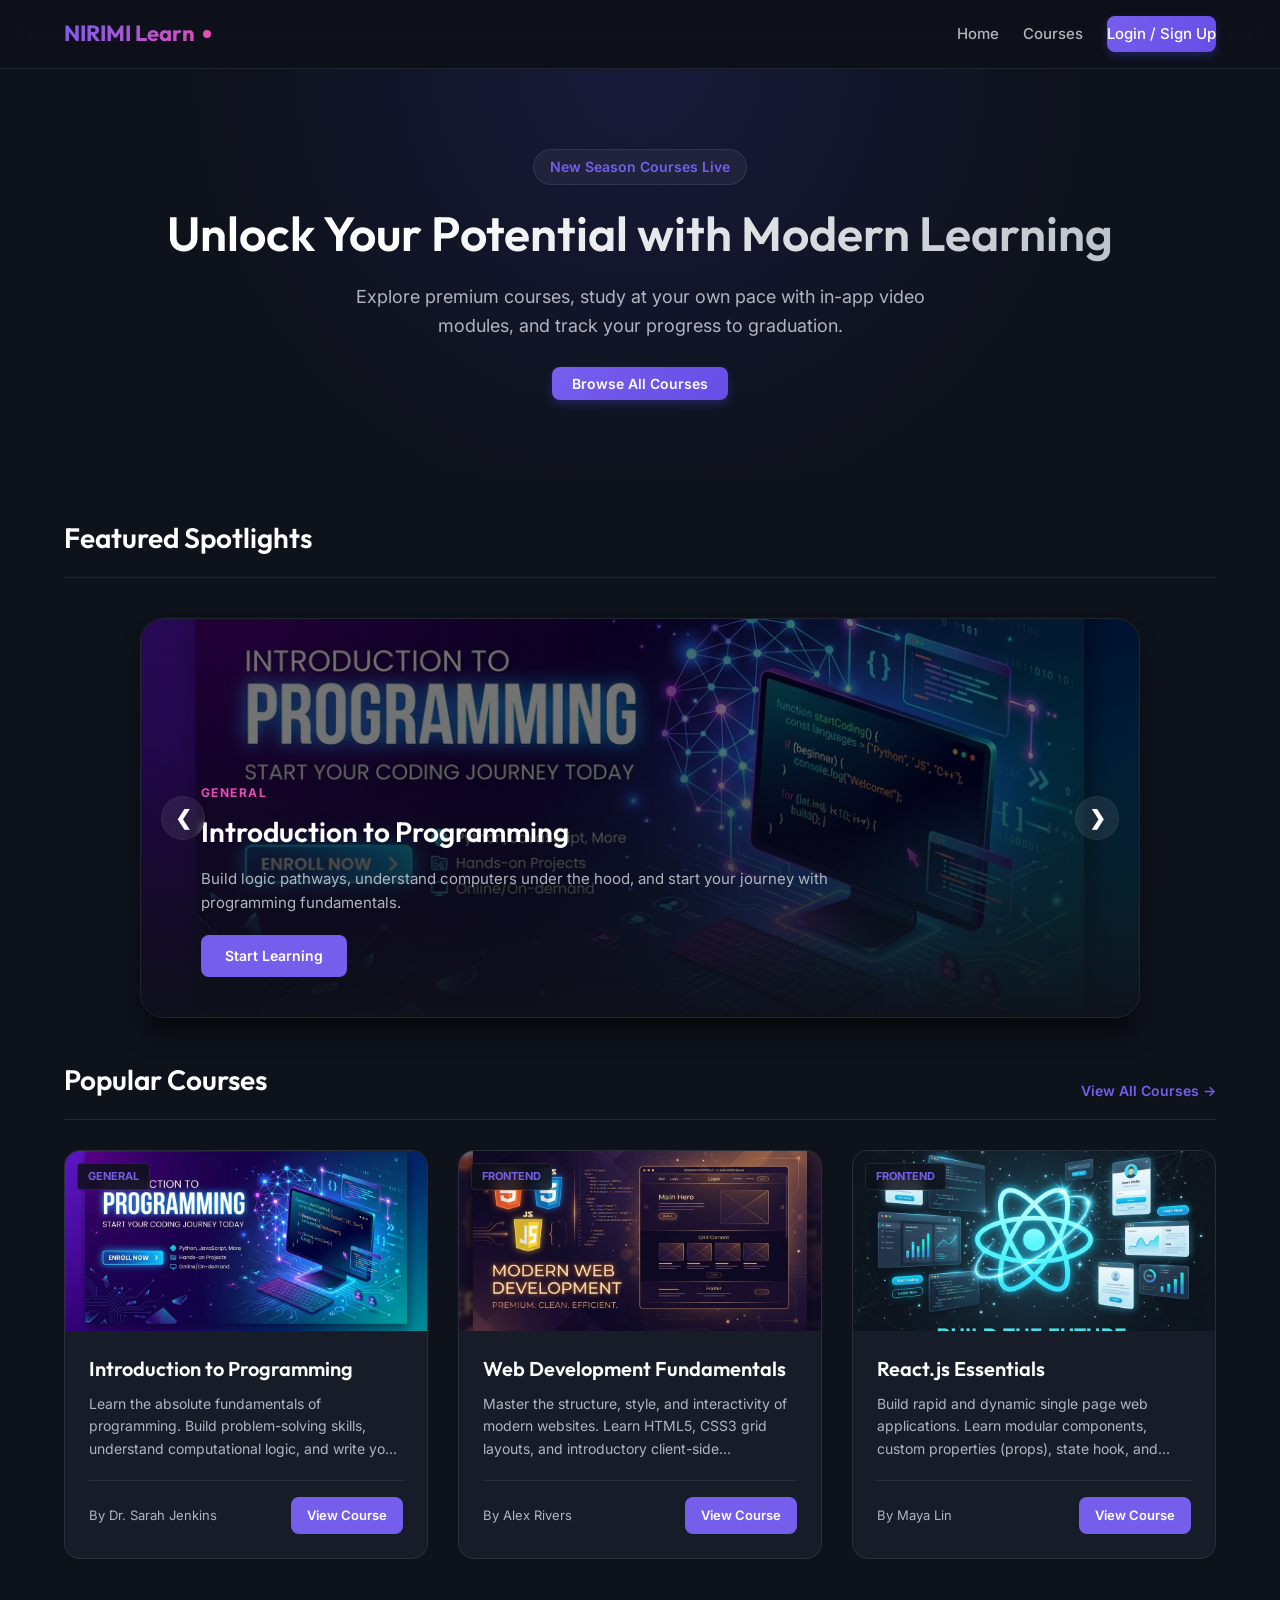
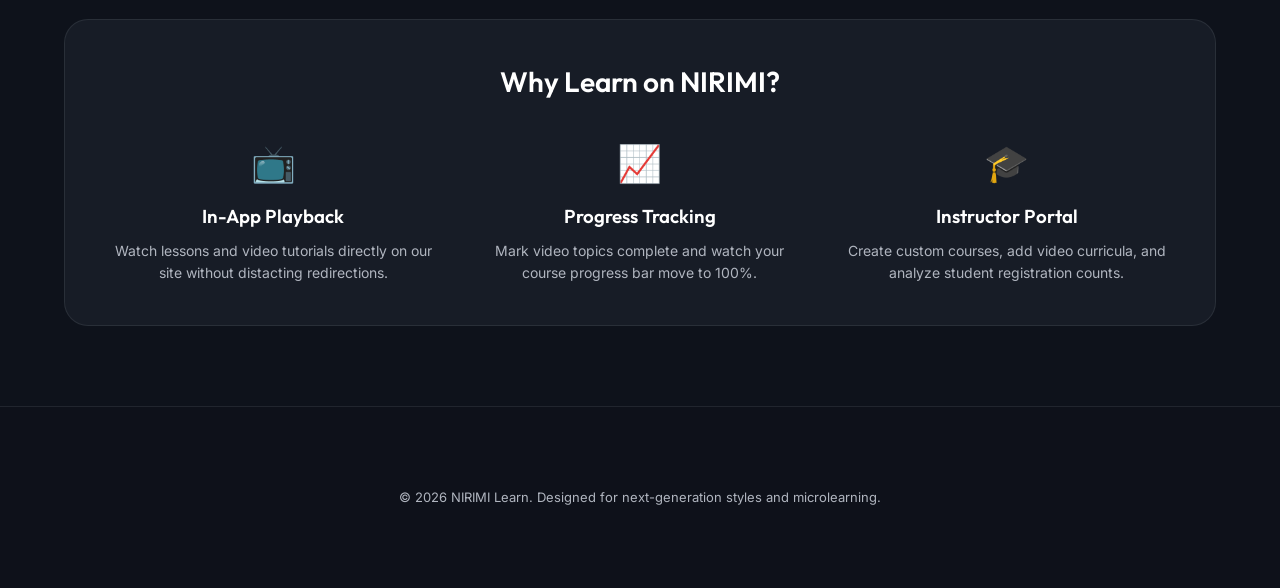
<file: index.html>
<!DOCTYPE html>
<html lang="en">
<head>
    <meta charset="UTF-8">
    <meta name="viewport" content="width=device-width, initial-scale=1.0">
    <title>NIRIMI Learn - Modern LMS</title>
    <link rel="stylesheet" href="style.css">
</head>
<body>

    <!-- NAVIGATION BAR -->
    <nav class="navbar">
        <a href="index.html" class="navbar-brand">
            NIRIMI Learn <span class="logo-dot"></span>
        </a>
        <div class="nav-links">
            <!-- Populated dynamically by db.js -->
        </div>
    </nav>

    <!-- HERO SECTION -->
    <section class="hero-section">
        <div class="hero-tag">New Season Courses Live</div>
        <h1 class="hero-title">Unlock Your Potential with Modern Learning</h1>
        <p class="hero-subtitle">
            Explore premium courses, study at your own pace with in-app video modules, and track your progress to graduation.
        </p>
        <div id="hero-cta-container">
            <a href="courses.html" class="nav-btn nav-btn-primary">Browse All Courses</a>
        </div>
    </section>

    <!-- CAROUSEL SLIDESHOW -->
    <div class="container">
        <div class="section-header">
            <h2 class="section-title">Featured Spotlights</h2>
        </div>
        
        <div class="slideshow-container">
            <!-- Slide 1 -->
            <div class="mySlides">
                <div class="slide-image-wrapper" style="background-image: url('assets/images/course_intro_programming.png');"></div>
                <div class="slide-content">
                    <div class="slide-category">General</div>
                    <h2 class="slide-title">Introduction to Programming</h2>
                    <p class="slide-desc">Build logic pathways, understand computers under the hood, and start your journey with programming fundamentals.</p>
                    <a href="courses.html" class="slide-btn">Start Learning</a>
                </div>
            </div>

            <!-- Slide 2 -->
            <div class="mySlides">
                <div class="slide-image-wrapper" style="background-image: url('assets/images/course_react.png');"></div>
                <div class="slide-content">
                    <div class="slide-category">Frontend Development</div>
                    <h2 class="slide-title">React.js Essentials</h2>
                    <p class="slide-desc">Create lighting fast web layouts and master user-interfaces with component architectures and React hooks.</p>
                    <a href="courses.html" class="slide-btn">Enroll Now</a>
                </div>
            </div>

            <!-- Slide 3 -->
            <div class="mySlides">
                <div class="slide-image-wrapper" style="background-image: url('assets/images/course_machine_learning.png');"></div>
                <div class="slide-content">
                    <div class="slide-category">Artificial Intelligence</div>
                    <h2 class="slide-title">Machine Learning Basics</h2>
                    <p class="slide-desc">Step into the future of data models. Learn regressions, neural pathways, and build your first AI models.</p>
                    <a href="courses.html" class="slide-btn">Start Studying</a>
                </div>
            </div>

            <!-- Carousel Controls -->
            <a class="prev" onclick="moveSlides(-1)">&#10094;</a>
            <a class="next" onclick="moveSlides(1)">&#10095;</a>
        </div>
    </div>

    <!-- FEATURED COURSE SECTION -->
    <div class="container">
        <div class="section-header">
            <h2 class="section-title">Popular Courses</h2>
            <a href="courses.html" style="color: var(--primary); text-decoration: none; font-weight: 600; font-size: 14px;">View All Courses &rarr;</a>
        </div>

        <div class="course-grid" id="featured-course-grid">
            <!-- Dynamically populated via script -->
        </div>
    </div>

    <!-- STATS / HIGHLIGHTS SECTION -->
    <div class="container" style="margin-top: 60px;">
        <div style="background: var(--bg-surface); padding: 40px; border-radius: var(--radius-lg); border: 1px solid var(--border-color); text-align: center;">
            <h2 style="font-size: 28px; margin-bottom: 30px;">Why Learn on NIRIMI?</h2>
            <div style="display: grid; grid-template-columns: repeat(auto-fit, minmax(250px, 1fr)); gap: 30px;">
                <div>
                    <div style="font-size: 36px; margin-bottom: 10px;">📺</div>
                    <h3 style="margin-bottom: 8px;">In-App Playback</h3>
                    <p style="color: var(--text-muted); font-size: 14px;">Watch lessons and video tutorials directly on our site without distacting redirections.</p>
                </div>
                <div>
                    <div style="font-size: 36px; margin-bottom: 10px;">📈</div>
                    <h3 style="margin-bottom: 8px;">Progress Tracking</h3>
                    <p style="color: var(--text-muted); font-size: 14px;">Mark video topics complete and watch your course progress bar move to 100%.</p>
                </div>
                <div>
                    <div style="font-size: 36px; margin-bottom: 10px;">🎓</div>
                    <h3 style="margin-bottom: 8px;">Instructor Portal</h3>
                    <p style="color: var(--text-muted); font-size: 14px;">Create custom courses, add video curricula, and analyze student registration counts.</p>
                </div>
            </div>
        </div>
    </div>

    <!-- FOOTER -->
    <footer>
        <div class="container">
            <p>&copy; 2026 NIRIMI Learn. Designed for next-generation styles and microlearning.</p>
        </div>
    </footer>

    <!-- SCRIPTS -->
    <script src="assets/js/db.js"></script>
    <script>
        // --- Slideshow Script ---
        let slideIndex = 1;
        let slideTimer;
        showSlides(slideIndex);

        function moveSlides(n) {
            clearTimeout(slideTimer);
            showSlides(slideIndex += n);
        }

        function showSlides(n) {
            let i;
            let slides = document.getElementsByClassName("mySlides");
            if (n > slides.length) {slideIndex = 1}    
            if (n < 1) {slideIndex = slides.length}
            
            for (i = 0; i < slides.length; i++) {
                slides[i].style.display = "none";  
            }
            
            slides[slideIndex-1].style.display = "block";  
            
            // Auto slide every 5 seconds
            slideTimer = setTimeout(() => {
                showSlides(slideIndex += 1);
            }, 5000);
        }

        // --- Load Courses and CTA States ---
        document.addEventListener("DOMContentLoaded", () => {
            const courses = LMS_DB.getCourses().slice(0, 3); // Get first 3 courses
            const grid = document.getElementById("featured-course-grid");
            const ctaContainer = document.getElementById("hero-cta-container");
            const currentUser = LMS_DB.getCurrentUser();

            // Dynamic Hero CTA button state
            if (currentUser) {
                if (currentUser.role === "student") {
                    ctaContainer.innerHTML = `
                        <a href="students.html" class="nav-btn nav-btn-primary" style="margin-right: 12px;">Go to My Dashboard</a>
                        <a href="courses.html" class="nav-btn nav-btn-outline">Browse Courses</a>
                    `;
                } else {
                    ctaContainer.innerHTML = `
                        <a href="instructors.html" class="nav-btn nav-btn-primary">Go to Instructor Portal</a>
                    `;
                }
            }

            // Populate course cards
            grid.innerHTML = courses.map(course => {
                const enrolledText = currentUser && currentUser.role === "student" ? "Enroll Now" : "View Course";
                return `
                    <div class="card">
                        <div class="card-img-container">
                            <span class="card-tag">${course.category}</span>
                            <img src="${course.image}" alt="${course.title}">
                        </div>
                        <div class="card-body">
                            <h3 class="card-title">${course.title}</h3>
                            <p class="card-desc">${course.description}</p>
                            <div class="card-footer">
                                <span class="card-instructor">By ${course.instructor}</span>
                                <a href="courses.html" class="card-action-btn">${enrolledText}</a>
                            </div>
                        </div>
                    </div>
                `;
            }).join('');
        });
    </script>
</body>
</html>
</file>
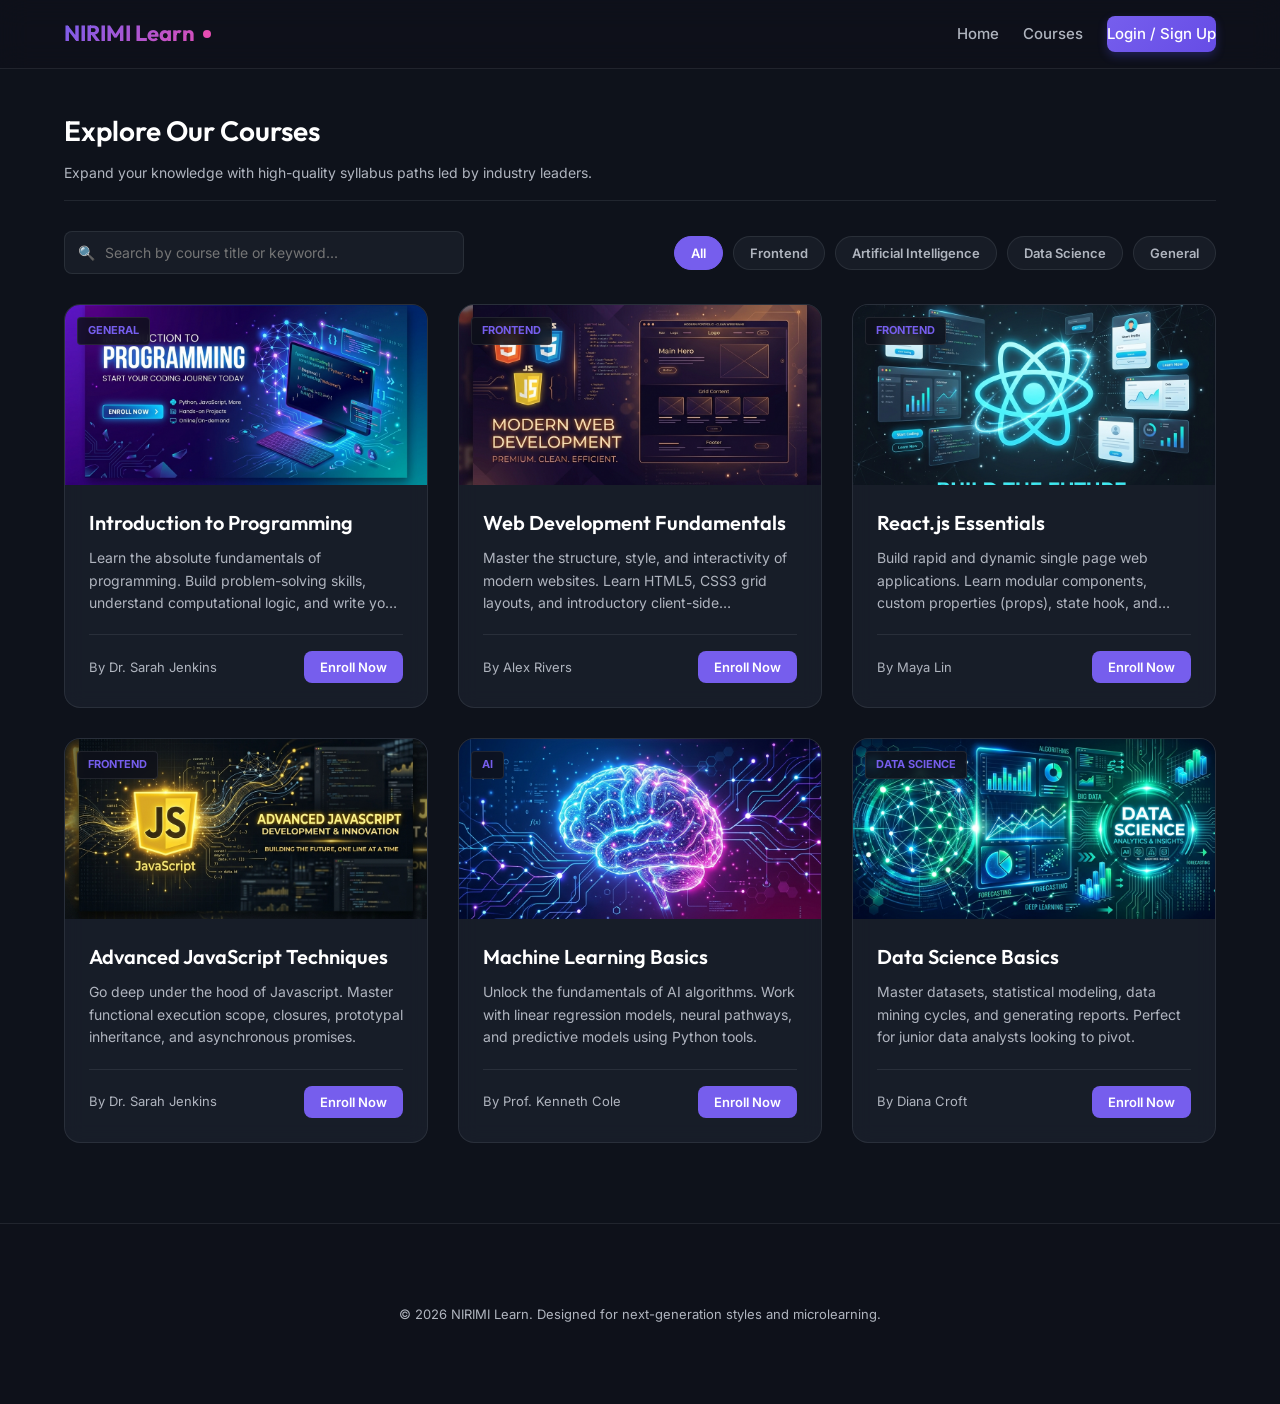
<file: courses.html>
<!DOCTYPE html>
<html lang="en">
<head>
    <meta charset="UTF-8">
    <meta name="viewport" content="width=device-width, initial-scale=1.0">
    <title>NIRIMI Learn - Courses</title>
    <link rel="stylesheet" href="style.css">
</head>
<body>

    <!-- NAVIGATION BAR -->
    <nav class="navbar">
        <a href="index.html" class="navbar-brand">
            NIRIMI Learn <span class="logo-dot"></span>
        </a>
        <div class="nav-links">
            <!-- Populated dynamically by db.js -->
        </div>
    </nav>

    <!-- MAIN CONTAINER -->
    <div class="container">
        <div class="section-header">
            <div>
                <h1 class="section-title" style="margin-bottom: 8px;">Explore Our Courses</h1>
                <p style="color: var(--text-muted); font-size: 14px;">Expand your knowledge with high-quality syllabus paths led by industry leaders.</p>
            </div>
        </div>

        <!-- SEARCH AND FILTER -->
        <div class="controls-row">
            <div class="search-box">
                <input type="text" id="course-search-input" placeholder="Search by course title or keyword...">
            </div>
            
            <div class="filter-group" id="filter-pills-group">
                <button class="filter-btn active" data-category="all">All</button>
                <button class="filter-btn" data-category="Frontend">Frontend</button>
                <button class="filter-btn" data-category="AI">Artificial Intelligence</button>
                <button class="filter-btn" data-category="Data Science">Data Science</button>
                <button class="filter-btn" data-category="General">General</button>
            </div>
        </div>

        <!-- COURSES GRID -->
        <div class="course-grid" id="courses-grid-container">
            <!-- Populated dynamically -->
        </div>
    </div>

    <!-- FOOTER -->
    <footer>
        <div class="container">
            <p>&copy; 2026 NIRIMI Learn. Designed for next-generation styles and microlearning.</p>
        </div>
    </footer>

    <!-- SCRIPTS -->
    <script src="assets/js/db.js"></script>
    <script>
        let currentFilter = "all";
        let searchQuery = "";

        document.addEventListener("DOMContentLoaded", () => {
            renderCourses();

            // Set up search event
            const searchInput = document.getElementById("course-search-input");
            searchInput.addEventListener("input", (e) => {
                searchQuery = e.target.value.toLowerCase().trim();
                renderCourses();
            });

            // Set up filter pill click events
            const filterBtns = document.querySelectorAll(".filter-btn");
            filterBtns.forEach(btn => {
                btn.addEventListener("click", () => {
                    filterBtns.forEach(b => b.classList.remove("active"));
                    btn.classList.add("active");
                    currentFilter = btn.getAttribute("data-category");
                    renderCourses();
                });
            });
        });

        function renderCourses() {
            const courses = LMS_DB.getCourses();
            const currentUser = LMS_DB.getCurrentUser();
            const grid = document.getElementById("courses-grid-container");

            // Filter courses based on active settings
            const filteredCourses = courses.filter(course => {
                const matchesCategory = currentFilter === "all" || course.category === currentFilter;
                const matchesSearch = course.title.toLowerCase().includes(searchQuery) || 
                                      course.description.toLowerCase().includes(searchQuery) ||
                                      course.instructor.toLowerCase().includes(searchQuery);
                return matchesCategory && matchesSearch;
            });

            if (filteredCourses.length === 0) {
                grid.innerHTML = `
                    <div style="grid-column: 1 / -1; text-align: center; padding: 60px 20px;">
                        <span style="font-size: 48px; display: block; margin-bottom: 16px;">🔍</span>
                        <h3 style="margin-bottom: 8px;">No courses found</h3>
                        <p style="color: var(--text-muted); font-size: 14px;">Try checking your spelling or selecting a different filter.</p>
                    </div>
                `;
                return;
            }

            // Get current user enrollments if logged in as student
            let enrolledCourseIds = [];
            if (currentUser && currentUser.role === "student") {
                const enrollments = LMS_DB.getStudentEnrollments(currentUser.id);
                enrolledCourseIds = enrollments.map(e => e.courseId);
            }

            grid.innerHTML = filteredCourses.map(course => {
                let btnHtml = "";
                
                if (!currentUser) {
                    btnHtml = `<button class="card-action-btn" onclick="handleEnrollClick('${course.id}')">Enroll Now</button>`;
                } else if (currentUser.role === "student") {
                    if (enrolledCourseIds.includes(course.id)) {
                        btnHtml = `<a href="player.html?courseId=${course.id}" class="card-action-btn card-action-btn-outline">Go to Class</a>`;
                    } else {
                        btnHtml = `<button class="card-action-btn" onclick="handleEnrollClick('${course.id}')">Enroll Now</button>`;
                    }
                } else if (currentUser.role === "instructor") {
                    btnHtml = `<button class="card-action-btn card-action-btn-outline" style="cursor: not-allowed; opacity: 0.6;" disabled>Instructor Mode</button>`;
                }

                return `
                    <div class="card">
                        <div class="card-img-container">
                            <span class="card-tag">${course.category}</span>
                            <img src="${course.image}" alt="${course.title}">
                        </div>
                        <div class="card-body">
                            <h3 class="card-title">${course.title}</h3>
                            <p class="card-desc">${course.description}</p>
                            <div class="card-footer">
                                <span class="card-instructor">By ${course.instructor}</span>
                                ${btnHtml}
                            </div>
                        </div>
                    </div>
                `;
            }).join('');
        }

        function handleEnrollClick(courseId) {
            const currentUser = LMS_DB.getCurrentUser();
            
            if (!currentUser) {
                showToast("Please log in as a student to enroll in courses.", "info");
                setTimeout(() => {
                    window.location.href = `login.html?redirect=courses.html&enroll=${courseId}`;
                }, 1500);
                return;
            }

            if (currentUser.role !== "student") {
                showToast("Only students can enroll in courses.", "error");
                return;
            }

            const res = LMS_DB.enrollStudent(currentUser.id, courseId);
            if (res.success) {
                showToast("Enrolled successfully! Opening your course player...", "success");
                setTimeout(() => {
                    window.location.href = `player.html?courseId=${courseId}`;
                }, 1500);
            } else {
                showToast(res.message, "error");
            }
        }
    </script>
</body>
</html>
</file>
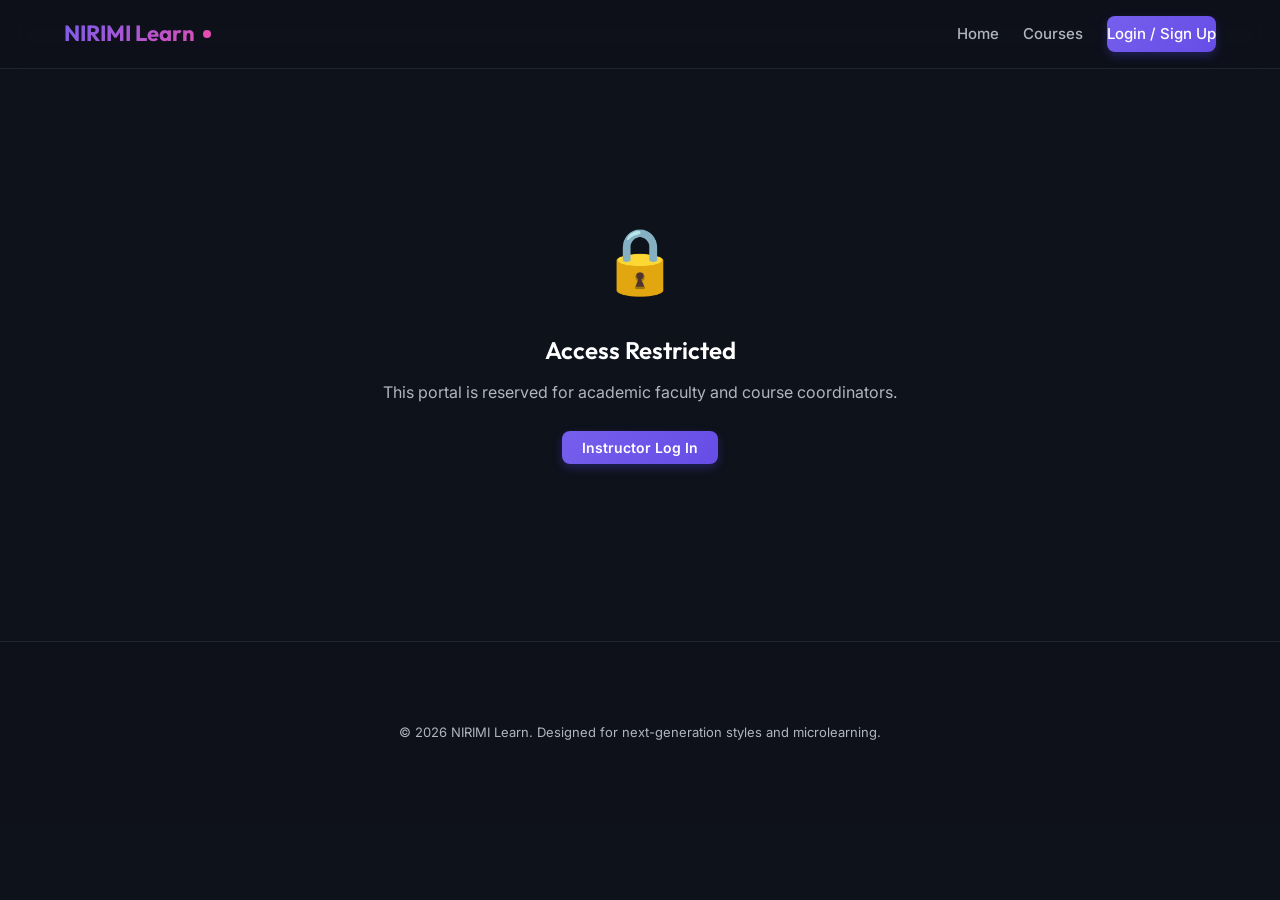
<file: instructors.html>
<!DOCTYPE html>
<html lang="en">
<head>
    <meta charset="UTF-8">
    <meta name="viewport" content="width=device-width, initial-scale=1.0">
    <title>NIRIMI Learn - Instructor Portal</title>
    <link rel="stylesheet" href="style.css">
</head>
<body>

    <!-- NAVIGATION BAR -->
    <nav class="navbar">
        <a href="index.html" class="navbar-brand">
            NIRIMI Learn <span class="logo-dot"></span>
        </a>
        <div class="nav-links">
            <!-- Populated dynamically by db.js -->
        </div>
    </nav>

    <!-- MAIN PORTAL BODY -->
    <div class="container">
        
        <!-- Auth check placeholder -->
        <div id="inst-unauthorized" style="display: none; text-align: center; padding: 100px 20px;">
            <span style="font-size: 64px;">🔒</span>
            <h2 style="margin-top: 20px; margin-bottom: 10px;">Access Restricted</h2>
            <p style="color: var(--text-muted); margin-bottom: 30px;">This portal is reserved for academic faculty and course coordinators.</p>
            <a href="login.html?redirect=instructors.html" class="nav-btn nav-btn-primary">Instructor Log In</a>
        </div>

        <div id="inst-workspace" style="display: none;">
            
            <div class="section-header">
                <div>
                    <h1 class="section-title">Faculty Coordinator Portal</h1>
                    <p style="color: var(--text-muted); font-size: 14px;">Manage courses, add video lecture paths, and review student requests.</p>
                </div>
            </div>

            <!-- DASHBOARD GRID LAYOUT -->
            <div class="dashboard-grid">
                
                <!-- SIDEBAR PANEL -->
                <aside class="dashboard-sidebar-profile">
                    <div class="profile-avatar" style="background: linear-gradient(135deg, var(--accent), var(--primary));">F</div>
                    <h3 class="profile-name" id="inst-profile-name">Faculty Member</h3>
                    <p class="profile-role">Instructor Coordinator</p>
                    
                    <div class="profile-stat-box" style="grid-template-columns: 1fr;">
                        <div>
                            <div class="profile-stat" id="stat-courses-total">0</div>
                            <div class="profile-stat-label">System Courses</div>
                        </div>
                    </div>
                </aside>

                <!-- MAIN WORKSPACE -->
                <main style="display: flex; flex-direction: column; gap: 40px;">
                    
                    <!-- 1. COURSE LIST & CREATE FORM -->
                    <div class="instructor-add-course-container">
                        <h2 style="font-size: 20px; margin-bottom: 16px; display: flex; align-items: center; gap: 8px;">
                            <span>🆕</span> Create a New Course
                        </h2>
                        
                        <form id="create-course-form" onsubmit="handleCreateCourse(event)">
                            <div class="form-group-row">
                                <div class="form-group">
                                    <label for="course-title-input">Course Title</label>
                                    <input type="text" id="course-title-input" required placeholder="e.g. Next.js Foundations">
                                </div>
                                <div class="form-group">
                                    <label for="course-category-select">Category</label>
                                    <select id="course-category-select" required>
                                        <option value="Frontend">Frontend</option>
                                        <option value="Backend">Backend</option>
                                        <option value="AI">Artificial Intelligence</option>
                                        <option value="Data Science">Data Science</option>
                                        <option value="General">General</option>
                                    </select>
                                </div>
                            </div>

                            <div class="form-group">
                                <label for="course-desc-input">Syllabus Description</label>
                                <textarea id="course-desc-input" required rows="3" placeholder="Provide a brief summary of the curriculum..."></textarea>
                            </div>

                            <!-- Dynamic Lesson Inputs -->
                            <div class="dynamic-lessons-wrapper">
                                <h4 style="margin-bottom: 12px; font-size: 14px; color: var(--primary);">Course Lessons & YouTube Videos</h4>
                                <p style="color: var(--text-muted); font-size: 11px; margin-bottom: 16px;">
                                    Provide YouTube video links (e.g. https://www.youtube.com/watch?v=...) to embed inside the student player.
                                </p>
                                
                                <div id="lessons-inputs-list">
                                    <!-- Lesson rows appended here -->
                                </div>

                                <div class="add-lesson-btn" onclick="addLessonInputRow()">
                                    + Add Another Lesson Module
                                </div>
                            </div>

                            <button type="submit" class="form-submit-btn">Publish Course Catalog</button>
                        </form>
                    </div>

                    <!-- 2. COURSE REGISTRATION ANALYTICS -->
                    <div>
                        <h2 style="font-size: 20px; margin-bottom: 16px; display: flex; align-items: center; gap: 8px;">
                            <span>📊</span> Course Enrollments Analytics
                        </h2>
                        <div class="table-container">
                            <table id="analytics-table">
                                <thead>
                                    <tr>
                                        <th>Course Subject</th>
                                        <th>Subject Group</th>
                                        <th>Instructor</th>
                                        <th>Enrolled Students</th>
                                    </tr>
                                </thead>
                                <tbody>
                                    <!-- Loaded dynamically -->
                                </tbody>
                            </table>
                        </div>
                    </div>

                    <!-- 3. INCOMING STUDENT COURSE REQUESTS -->
                    <div>
                        <h2 style="font-size: 20px; margin-bottom: 16px; display: flex; align-items: center; gap: 8px;">
                            <span>📩</span> Student Course Requests
                        </h2>
                        
                        <div class="table-container">
                            <table id="requests-review-table">
                                <thead>
                                    <tr>
                                        <th>Requested By</th>
                                        <th>Syllabus Request</th>
                                        <th>Field Area</th>
                                        <th>Contact Email</th>
                                        <th>Status</th>
                                        <th>Action</th>
                                    </tr>
                                </thead>
                                <tbody>
                                    <!-- Loaded dynamically -->
                                </tbody>
                            </table>
                        </div>
                    </div>

                </main>

            </div>

        </div>
    </div>

    <!-- FOOTER -->
    <footer>
        <div class="container">
            <p>&copy; 2026 NIRIMI Learn. Designed for next-generation styles and microlearning.</p>
        </div>
    </footer>

    <!-- SCRIPTS -->
    <script src="assets/js/db.js"></script>
    <script>
        document.addEventListener("DOMContentLoaded", () => {
            const user = LMS_DB.getCurrentUser();

            if (!user || user.role !== "instructor") {
                document.getElementById("inst-unauthorized").style.display = "block";
                return;
            }

            document.getElementById("inst-workspace").style.display = "block";
            document.getElementById("inst-profile-name").textContent = user.username;

            // Load initial dynamic lesson rows
            addLessonInputRow("What is Next.js?", "https://www.youtube.com/watch?v=Sklc_fQBmcs", "10:30");
            addLessonInputRow("Routing & Pages", "https://www.youtube.com/watch?v=mTz0gxle4K0", "15:00");

            renderPortalData();
        });

        let lessonRowCount = 0;

        function addLessonInputRow(title = "", url = "", duration = "") {
            lessonRowCount++;
            const list = document.getElementById("lessons-inputs-list");
            const row = document.createElement("div");
            row.className = "dynamic-lesson-row";
            row.id = `lesson-row-${lessonRowCount}`;
            row.innerHTML = `
                <input type="text" class="lesson-title" required placeholder="Lesson Title" value="${title}">
                <input type="url" class="lesson-url" required placeholder="YouTube URL" value="${url}">
                <input type="text" class="lesson-duration" required placeholder="15:00" value="${duration}">
                <button type="button" class="nav-btn nav-btn-outline" style="border-color: hsl(0, 50%, 50%); color: hsl(0, 80%, 75%) !important;" onclick="removeLessonInputRow(${lessonRowCount})">&times;</button>
            `;
            list.appendChild(row);
        }

        function removeLessonInputRow(id) {
            const row = document.getElementById(`lesson-row-${id}`);
            if (row) row.remove();
        }

        function renderPortalData() {
            const courses = LMS_DB.getCourses();
            const enrollments = LMS_DB.getEnrollments();
            const requests = LMS_DB.getRequests();

            // Set system stats
            document.getElementById("stat-courses-total").textContent = courses.length;

            // 1. Render Analytics table
            const analyticsBody = document.querySelector("#analytics-table tbody");
            analyticsBody.innerHTML = courses.map(course => {
                const count = enrollments.filter(e => e.courseId === course.id).length;
                return `
                    <tr>
                        <td style="color: #fff; font-weight: 500;">${course.title}</td>
                        <td>${course.category}</td>
                        <td>${course.instructor}</td>
                        <td style="color: var(--primary); font-weight: 600;">${count} Students</td>
                    </tr>
                `;
            }).join('');

            // 2. Render Student Course Requests
            const requestsBody = document.querySelector("#requests-review-table tbody");
            if (requests.length === 0) {
                requestsBody.innerHTML = `
                    <tr>
                        <td colspan="6" style="text-align: center; padding: 24px; color: var(--text-muted);">
                            No incoming course requests.
                        </td>
                    </tr>
                `;
                return;
            }

            requestsBody.innerHTML = requests.map(r => {
                let actionBtn = "";
                if (r.status === "pending") {
                    actionBtn = `<button class="card-action-btn" style="padding: 6px 12px; font-size: 11px;" onclick="approveRequest('${r.id}')">Approve</button>`;
                } else {
                    actionBtn = `<span style="font-size: 11px; color: var(--text-muted);">Processed</span>`;
                }

                return `
                    <tr>
                        <td style="color: #fff;">${r.name}</td>
                        <td>${r.courseName}</td>
                        <td>${r.field}</td>
                        <td>${r.email}</td>
                        <td><span class="status-badge ${r.status}">${r.status}</span></td>
                        <td>${actionBtn}</td>
                    </tr>
                `;
            }).join('').split('').reverse().join('').split('').reverse().join(''); // keep order consistent
        }

        function approveRequest(requestId) {
            const requests = LMS_DB.getData(LMS_DB.KEYS.REQUESTS);
            const index = requests.findIndex(r => r.id === requestId);
            if (index !== -1) {
                requests[index].status = "approved";
                LMS_DB.saveData(LMS_DB.KEYS.REQUESTS, requests);
                showToast("Request approved!", "success");
                renderPortalData();
            }
        }

        function handleCreateCourse(e) {
            e.preventDefault();

            const title = document.getElementById("course-title-input").value.trim();
            const category = document.getElementById("course-category-select").value;
            const desc = document.getElementById("course-desc-input").value.trim();
            const instructor = LMS_DB.getCurrentUser().username;

            // Extract lessons
            const rows = document.querySelectorAll(".dynamic-lesson-row");
            const lessonsList = [];
            
            if (rows.length === 0) {
                showToast("Please add at least one lesson video to your course.", "error");
                return;
            }

            rows.forEach(row => {
                const lessonTitle = row.querySelector(".lesson-title").value.trim();
                const lessonUrl = row.querySelector(".lesson-url").value.trim();
                const lessonDur = row.querySelector(".lesson-duration").value.trim();
                
                lessonsList.push({
                    title: lessonTitle,
                    url: lessonUrl,
                    duration: lessonDur
                });
            });

            const newCourse = LMS_DB.addCourse(title, category, desc, lessonsList, instructor);
            
            showToast(`Course "${title}" created and published!`, "success");
            
            // Reset form
            document.getElementById("create-course-form").reset();
            document.getElementById("lessons-inputs-list").innerHTML = "";
            lessonRowCount = 0;
            addLessonInputRow("What is Next.js?", "https://www.youtube.com/watch?v=Sklc_fQBmcs", "10:30");
            
            renderPortalData();
        }
    </script>
</body>
</html>
</file>
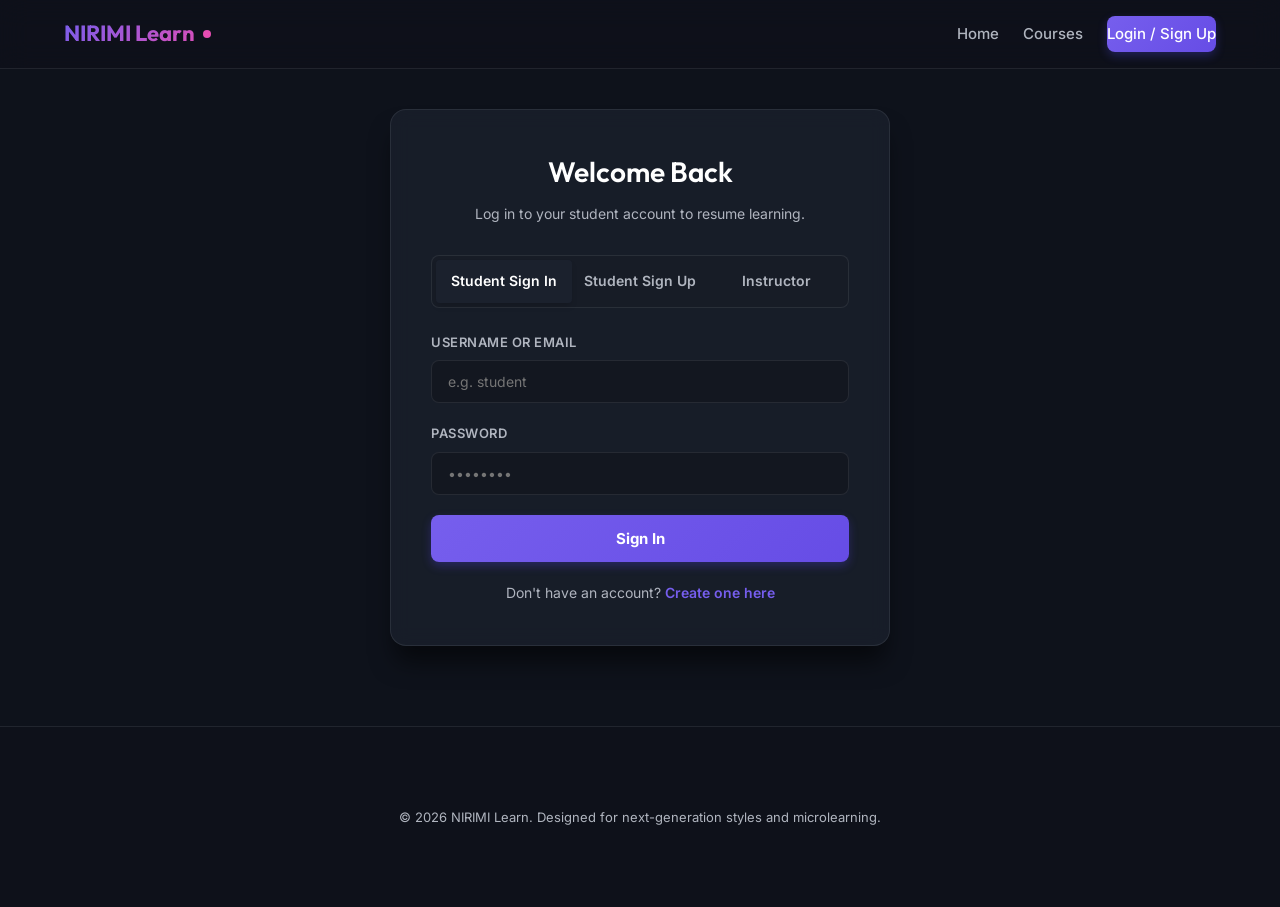
<file: login.html>
<!DOCTYPE html>
<html lang="en">
<head>
    <meta charset="UTF-8">
    <meta name="viewport" content="width=device-width, initial-scale=1.0">
    <title>NIRIMI Learn - Authentication</title>
    <link rel="stylesheet" href="style.css">
</head>
<body>

    <!-- NAVIGATION BAR -->
    <nav class="navbar">
        <a href="index.html" class="navbar-brand">
            NIRIMI Learn <span class="logo-dot"></span>
        </a>
        <div class="nav-links">
            <!-- Populated dynamically by db.js -->
        </div>
    </nav>

    <!-- MAIN LOGIN CARD CONTAINER -->
    <div class="container">
        <div class="form-card">
            
            <div class="form-header">
                <h2 id="auth-title">Welcome Back</h2>
                <p id="auth-subtitle">Log in to your student account to resume learning.</p>
            </div>

            <!-- TOGGLE MODE TABS -->
            <div class="form-toggle-tabs">
                <div class="form-tab active" id="tab-student-login" onclick="switchTab('student-login')">Student Sign In</div>
                <div class="form-tab" id="tab-student-signup" onclick="switchTab('student-signup')">Student Sign Up</div>
                <div class="form-tab" id="tab-instructor-login" onclick="switchTab('instructor-login')">Instructor</div>
            </div>

            <!-- AUTH FORM -->
            <form id="auth-form" onsubmit="handleAuthSubmit(event)">
                <!-- Username or Email Field -->
                <div class="form-group" id="grp-username">
                    <label for="username-input" id="lbl-username">Username or Email</label>
                    <input type="text" id="username-input" required placeholder="e.g. student">
                </div>

                <!-- Email Field (Only for Signup) -->
                <div class="form-group" id="grp-email" style="display: none;">
                    <label for="email-input">Email Address</label>
                    <input type="email" id="email-input" placeholder="e.g. student@nirimi.com">
                </div>

                <!-- Password Field -->
                <div class="form-group">
                    <label for="password-input">Password</label>
                    <input type="password" id="password-input" required placeholder="••••••••">
                </div>

                <!-- Confirm Password Field (Only for Signup) -->
                <div class="form-group" id="grp-confirm-password" style="display: none;">
                    <label for="confirm-password-input">Confirm Password</label>
                    <input type="password" id="confirm-password-input" placeholder="••••••••">
                </div>

                <button type="submit" class="form-submit-btn" id="submit-btn">Sign In</button>
            </form>

            <div class="form-footer-link" id="form-helper-text">
                Don't have an account? <a href="#" onclick="switchTab('student-signup')">Create one here</a>
            </div>

        </div>
    </div>

    <!-- FOOTER -->
    <footer>
        <div class="container">
            <p>&copy; 2026 NIRIMI Learn. Designed for next-generation styles and microlearning.</p>
        </div>
    </footer>

    <!-- SCRIPTS -->
    <script src="assets/js/db.js"></script>
    <script>
        // Track current active state
        let currentMode = "student-login"; // student-login, student-signup, instructor-login

        // Get query parameters for redirects
        const urlParams = new URLSearchParams(window.location.search);
        const redirectPage = urlParams.get("redirect");
        const enrollCourseId = urlParams.get("enroll");

        function switchTab(mode) {
            currentMode = mode;

            // Update tab UI active states
            document.querySelectorAll(".form-tab").forEach(tab => tab.classList.remove("active"));
            
            const formForm = document.getElementById("auth-form");
            const grpEmail = document.getElementById("grp-email");
            const grpConfirmPassword = document.getElementById("grp-confirm-password");
            
            const authTitle = document.getElementById("auth-title");
            const authSubtitle = document.getElementById("auth-subtitle");
            const submitBtn = document.getElementById("submit-btn");
            const helperText = document.getElementById("form-helper-text");
            const lblUsername = document.getElementById("lbl-username");
            const usernameInput = document.getElementById("username-input");

            // Reset inputs
            formForm.reset();

            if (mode === "student-login") {
                document.getElementById("tab-student-login").classList.add("active");
                authTitle.textContent = "Welcome Back";
                authSubtitle.textContent = "Log in to your student account to resume learning.";
                lblUsername.textContent = "Username or Email";
                usernameInput.placeholder = "e.g. student";
                grpEmail.style.display = "none";
                document.getElementById("email-input").required = false;
                grpConfirmPassword.style.display = "none";
                document.getElementById("confirm-password-input").required = false;
                submitBtn.textContent = "Sign In";
                helperText.innerHTML = `Don't have an account? <a href="#" onclick="switchTab('student-signup')">Create one here</a>`;
            } else if (mode === "student-signup") {
                document.getElementById("tab-student-signup").classList.add("active");
                authTitle.textContent = "Create Account";
                authSubtitle.textContent = "Join NIRIMI Learn to start watching micro-lectures.";
                lblUsername.textContent = "Choose Username";
                usernameInput.placeholder = "e.g. johndoe";
                grpEmail.style.display = "block";
                document.getElementById("email-input").required = true;
                grpConfirmPassword.style.display = "block";
                document.getElementById("confirm-password-input").required = true;
                submitBtn.textContent = "Register & Sign In";
                helperText.innerHTML = `Already have a student account? <a href="#" onclick="switchTab('student-login')">Sign in here</a>`;
            } else if (mode === "instructor-login") {
                document.getElementById("tab-instructor-login").classList.add("active");
                authTitle.textContent = "Instructor Portal";
                authSubtitle.textContent = "Access syllabus settings, reviews, and requests.";
                lblUsername.textContent = "Instructor Username/Email";
                usernameInput.placeholder = "e.g. instructor";
                grpEmail.style.display = "none";
                document.getElementById("email-input").required = false;
                grpConfirmPassword.style.display = "none";
                document.getElementById("confirm-password-input").required = false;
                submitBtn.textContent = "Instructor Sign In";
                helperText.innerHTML = `Use your faculty credentials to log in.`;
            }
        }

        function handleAuthSubmit(event) {
            event.preventDefault();

            const usernameVal = document.getElementById("username-input").value.trim();
            const passwordVal = document.getElementById("password-input").value;
            const emailVal = document.getElementById("email-input").value.trim();
            const confirmPassVal = document.getElementById("confirm-password-input").value;

            if (currentMode === "student-signup") {
                // Perform sign up validation
                if (passwordVal !== confirmPassVal) {
                    showToast("Passwords do not match!", "error");
                    return;
                }
                if (passwordVal.length < 5) {
                    showToast("Password must be at least 5 characters.", "error");
                    return;
                }

                const regRes = LMS_DB.register(usernameVal, emailVal, passwordVal, "student");
                if (regRes.success) {
                    showToast("Account created successfully! Logging you in...", "success");
                    // Auto login
                    LMS_DB.login(usernameVal, passwordVal);
                    handlePostLoginRedirect();
                } else {
                    showToast(regRes.message, "error");
                }
            } else if (currentMode === "student-login") {
                // Log in as student
                const loginRes = LMS_DB.login(usernameVal, passwordVal);
                if (loginRes.success) {
                    if (loginRes.user.role !== "student") {
                        LMS_DB.logout();
                        showToast("Please use the Instructor tab to log in as instructor.", "error");
                        return;
                    }
                    showToast(`Welcome back, ${loginRes.user.username}!`, "success");
                    handlePostLoginRedirect();
                } else {
                    showToast(loginRes.message, "error");
                }
            } else if (currentMode === "instructor-login") {
                // Log in as instructor
                const loginRes = LMS_DB.login(usernameVal, passwordVal);
                if (loginRes.success) {
                    if (loginRes.user.role !== "instructor") {
                        LMS_DB.logout();
                        showToast("Access denied. These credentials belong to a student.", "error");
                        return;
                    }
                    showToast("Instructor login successful! Accessing portal...", "success");
                    setTimeout(() => {
                        window.location.href = "instructors.html";
                    }, 1200);
                } else {
                    showToast(loginRes.message, "error");
                }
            }
        }

        function handlePostLoginRedirect() {
            const user = LMS_DB.getCurrentUser();
            if (!user) return;

            // Check if there was an active enrollment request
            if (enrollCourseId && user.role === "student") {
                const enrollRes = LMS_DB.enrollStudent(user.id, enrollCourseId);
                if (enrollRes.success) {
                    showToast("Enrolled in requested course automatically!", "success");
                    setTimeout(() => {
                        window.location.href = `player.html?courseId=${enrollCourseId}`;
                    }, 1500);
                    return;
                }
            }

            // Normal redirects
            setTimeout(() => {
                if (redirectPage) {
                    window.location.href = redirectPage;
                } else {
                    window.location.href = user.role === "student" ? "students.html" : "instructors.html";
                }
            }, 1200);
        }

        // On load, check if redirect hints are in the URL to show helpful toast
        window.addEventListener("DOMContentLoaded", () => {
            if (enrollCourseId) {
                showToast("Please log in or sign up to enroll in your chosen course.", "info");
            }
        });
    </script>
</body>
</html>
</file>
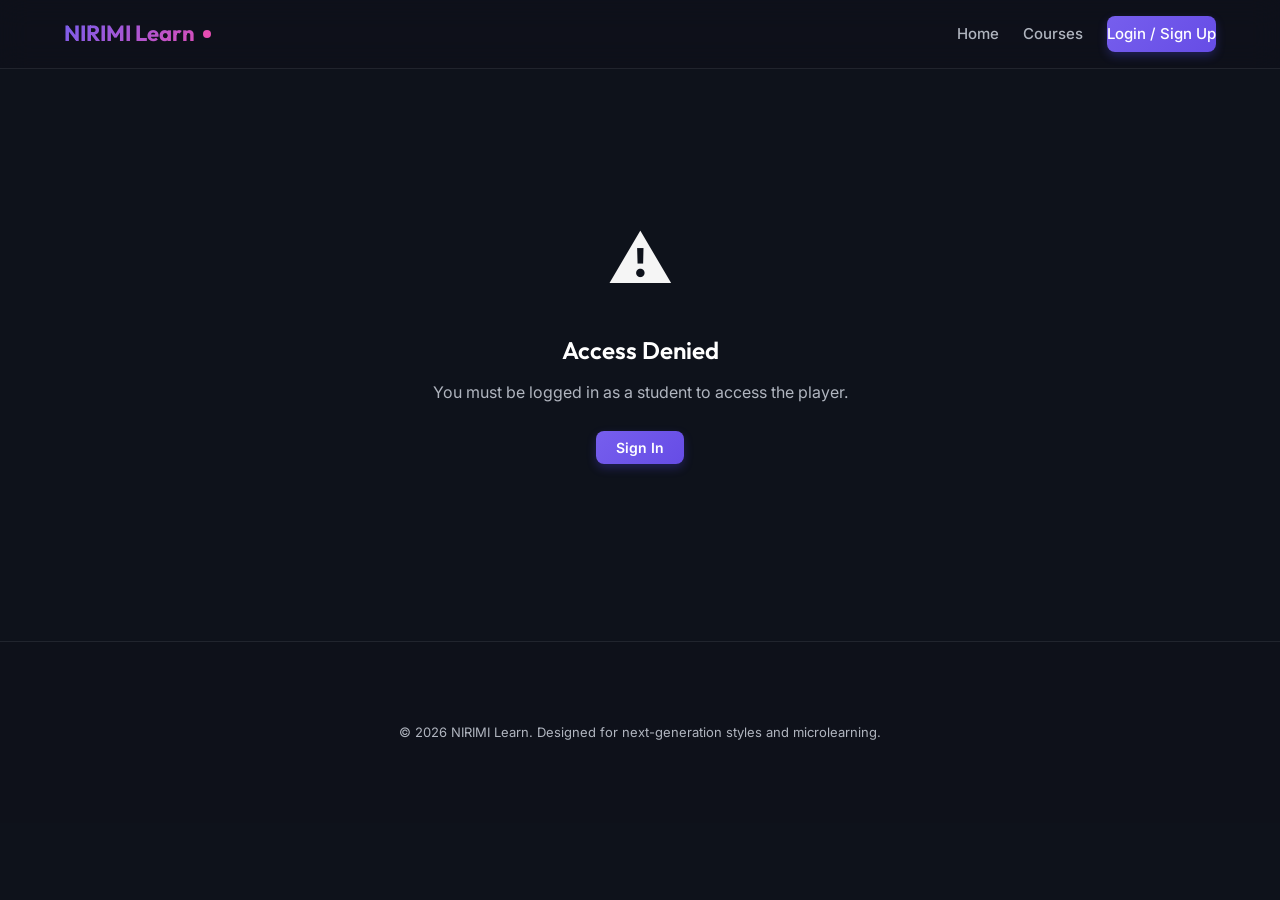
<file: player.html>
<!DOCTYPE html>
<html lang="en">
<head>
    <meta charset="UTF-8">
    <meta name="viewport" content="width=device-width, initial-scale=1.0">
    <title>NIRIMI Learn - Course Player</title>
    <link rel="stylesheet" href="style.css">
</head>
<body>

    <!-- NAVIGATION BAR -->
    <nav class="navbar">
        <a href="index.html" class="navbar-brand">
            NIRIMI Learn <span class="logo-dot"></span>
        </a>
        <div class="nav-links">
            <!-- Populated dynamically by db.js -->
        </div>
    </nav>

    <!-- PLAYER WORKSPACE CONTAINER -->
    <div class="container">
        
        <!-- Auth check placeholder -->
        <div id="player-error-message" style="display: none; text-align: center; padding: 100px 20px;">
            <span style="font-size: 64px;">⚠️</span>
            <h2 id="player-error-title" style="margin-top: 20px; margin-bottom: 10px;">Enrollment Required</h2>
            <p id="player-error-text" style="color: var(--text-muted); margin-bottom: 30px;">You need to be enrolled in this course to view its lessons.</p>
            <a href="courses.html" class="nav-btn nav-btn-primary">Browse Course Directory</a>
        </div>

        <div id="player-workspace" style="display: none;">
            
            <!-- Breadcrumbs navigation -->
            <div style="margin-bottom: 20px;">
                <a href="students.html" style="color: var(--primary); text-decoration: none; font-size: 14px; font-weight: 600;">
                    &larr; Back to My Dashboard
                </a>
            </div>

            <div class="player-layout">
                
                <!-- LEFT MAIN COLUMN: VIDEO FRAME & DETAILS -->
                <div class="player-main-column">
                    <!-- YouTube Responsive Container -->
                    <div class="video-container">
                        <iframe id="youtube-player" src="" allowfullscreen allow="autoplay; encrypted-media"></iframe>
                    </div>

                    <!-- Lesson Information -->
                    <div class="player-details-card">
                        <div class="player-header-row">
                            <div>
                                <span id="current-lesson-index" style="color: var(--primary); font-size: 12px; font-weight: 700; text-transform: uppercase; letter-spacing: 1px;">Lesson 1</span>
                                <h2 id="current-lesson-title" class="player-course-title">Loading Lesson Title...</h2>
                            </div>
                            <button id="mark-complete-btn" class="lesson-mark-completed-btn" onclick="toggleCurrentLessonCompletion()">
                                <span class="checkbox-state-icon">☐</span> Mark Completed
                            </button>
                        </div>

                        <div style="border-top: 1px solid var(--border-color); padding-top: 20px; margin-top: 20px;">
                            <h4 style="margin-bottom: 10px;">About This Module</h4>
                            <p id="course-description-text" style="color: var(--text-muted); font-size: 14px; line-height: 1.6;">
                                Course description details.
                            </p>
                        </div>
                    </div>
                </div>

                <!-- RIGHT SIDEBAR: COURSE PROGRESS & LESSON LIST -->
                <aside class="player-sidebar-column">
                    
                    <div class="sidebar-header">
                        <h3 id="sidebar-course-title">Course Name</h3>
                        <p style="color: var(--text-muted); font-size: 12px; margin-bottom: 12px;" id="sidebar-instructor-name">By Instructor Name</p>
                        
                        <div class="progress-container">
                            <div id="sidebar-progress-bar" class="progress-bar" style="width: 0%"></div>
                        </div>
                        <span id="sidebar-progress-text" class="progress-text">0% Complete</span>
                    </div>

                    <!-- Module Checklist -->
                    <ul class="lessons-list" id="sidebar-lessons-list">
                        <!-- Populated dynamically -->
                    </ul>

                </aside>

            </div>

        </div>
    </div>

    <!-- FOOTER -->
    <footer>
        <div class="container">
            <p>&copy; 2026 NIRIMI Learn. Designed for next-generation styles and microlearning.</p>
        </div>
    </footer>

    <!-- SCRIPTS -->
    <script src="assets/js/db.js"></script>
    <script>
        let courseId = "";
        let enrollment = null;
        let courseData = null;
        let activeLessonIndex = 0;

        document.addEventListener("DOMContentLoaded", () => {
            const user = LMS_DB.getCurrentUser();
            const urlParams = new URLSearchParams(window.location.search);
            courseId = urlParams.get("courseId");

            // 1. Authenticate user role
            if (!user || user.role !== "student") {
                showPlayerError("Access Denied", "You must be logged in as a student to access the player.", "login.html?redirect=" + encodeURIComponent(window.location.search));
                return;
            }

            // 2. Validate course query parameter
            if (!courseId) {
                showPlayerError("Invalid Request", "No course ID specified. Please select a course to learn.", "courses.html");
                return;
            }

            courseData = LMS_DB.getCourse(courseId);
            if (!courseData) {
                showPlayerError("Course Not Found", "The requested course could not be located in our catalog.", "courses.html");
                return;
            }

            // 3. Check enrollment
            const enrollments = LMS_DB.getStudentEnrollments(user.id);
            enrollment = enrollments.find(e => e.courseId === courseId);
            
            if (!enrollment) {
                showPlayerError("Enrollment Required", `You are not enrolled in "${courseData.title}" yet. Please enroll first.`, `courses.html`);
                return;
            }

            // Valid session - boot player
            document.getElementById("player-workspace").style.display = "block";
            
            // Render Course details
            document.getElementById("sidebar-course-title").textContent = courseData.title;
            document.getElementById("sidebar-instructor-name").textContent = "By " + courseData.instructor;
            document.getElementById("course-description-text").textContent = courseData.description;

            // Load initial lesson
            loadLesson(0);
        });

        function showPlayerError(title, text, actionUrl) {
            document.getElementById("player-error-title").textContent = title;
            document.getElementById("player-error-text").textContent = text;
            const actionBtn = document.querySelector("#player-error-message a");
            actionBtn.href = actionUrl;
            actionBtn.textContent = title.includes("Login") || title.includes("Access") ? "Sign In" : "Explore Courses";
            document.getElementById("player-error-message").style.display = "block";
        }

        function loadLesson(index) {
            activeLessonIndex = index;
            const lesson = courseData.lessons[index];
            if (!lesson) return;

            // Load Youtube embed iframe
            const iframe = document.getElementById("youtube-player");
            iframe.src = `https://www.youtube.com/embed/${lesson.videoId}?enablejsapi=1&rel=0`;

            // Load Lesson text fields
            document.getElementById("current-lesson-index").textContent = `Lesson ${index + 1} of ${courseData.lessons.length}`;
            document.getElementById("current-lesson-title").textContent = lesson.title;

            // Update Active check states in sidebar and checkboxes
            updatePlayerUI();
        }

        function updatePlayerUI() {
            const user = LMS_DB.getCurrentUser();
            // Re-fetch enrollment from db to get current completion updates
            const enrollments = LMS_DB.getStudentEnrollments(user.id);
            enrollment = enrollments.find(e => e.courseId === courseId);

            // Update Progress Bar
            document.getElementById("sidebar-progress-bar").style.width = `${enrollment.progressPercent}%`;
            document.getElementById("sidebar-progress-text").textContent = `${enrollment.progressPercent}% Complete`;

            // Render Checklist in Sidebar
            const list = document.getElementById("sidebar-lessons-list");
            list.innerHTML = courseData.lessons.map((lesson, idx) => {
                const isCompleted = enrollment.completedLessons[idx];
                const isActive = idx === activeLessonIndex;
                
                const checkIcon = isCompleted ? `<span class="lesson-status-icon completed">✓</span>` : `<span class="lesson-status-icon pending">○</span>`;
                const activeClass = isActive ? "active" : "";

                return `
                    <li class="lesson-item ${activeClass}" onclick="loadLesson(${idx})">
                        ${checkIcon}
                        <div class="lesson-info">
                            <span class="lesson-item-title">${lesson.title}</span>
                            <div class="lesson-item-duration">Duration: ${lesson.duration}</div>
                        </div>
                    </li>
                `;
            }).join('');

            // Update Mark Completed Button State
            const btn = document.getElementById("mark-complete-btn");
            const isCompleted = enrollment.completedLessons[activeLessonIndex];
            
            if (isCompleted) {
                btn.className = "lesson-mark-completed-btn completed";
                btn.innerHTML = `<span class="checkbox-state-icon">✓</span> Lesson Completed`;
            } else {
                btn.className = "lesson-mark-completed-btn";
                btn.innerHTML = `<span class="checkbox-state-icon">☐</span> Mark Completed`;
            }
        }

        function toggleCurrentLessonCompletion() {
            const user = LMS_DB.getCurrentUser();
            const isCurrentlyCompleted = enrollment.completedLessons[activeLessonIndex];
            
            // Toggle
            const newStatus = !isCurrentlyCompleted;
            
            const res = LMS_DB.updateLessonProgress(user.id, courseId, activeLessonIndex, newStatus);
            if (res.success) {
                if (newStatus) {
                    showToast("Module marked complete! Keep going!", "success");
                } else {
                    showToast("Module marked incomplete.", "info");
                }
                updatePlayerUI();
            } else {
                showToast(res.message, "error");
            }
        }
    </script>
</body>
</html>
</file>
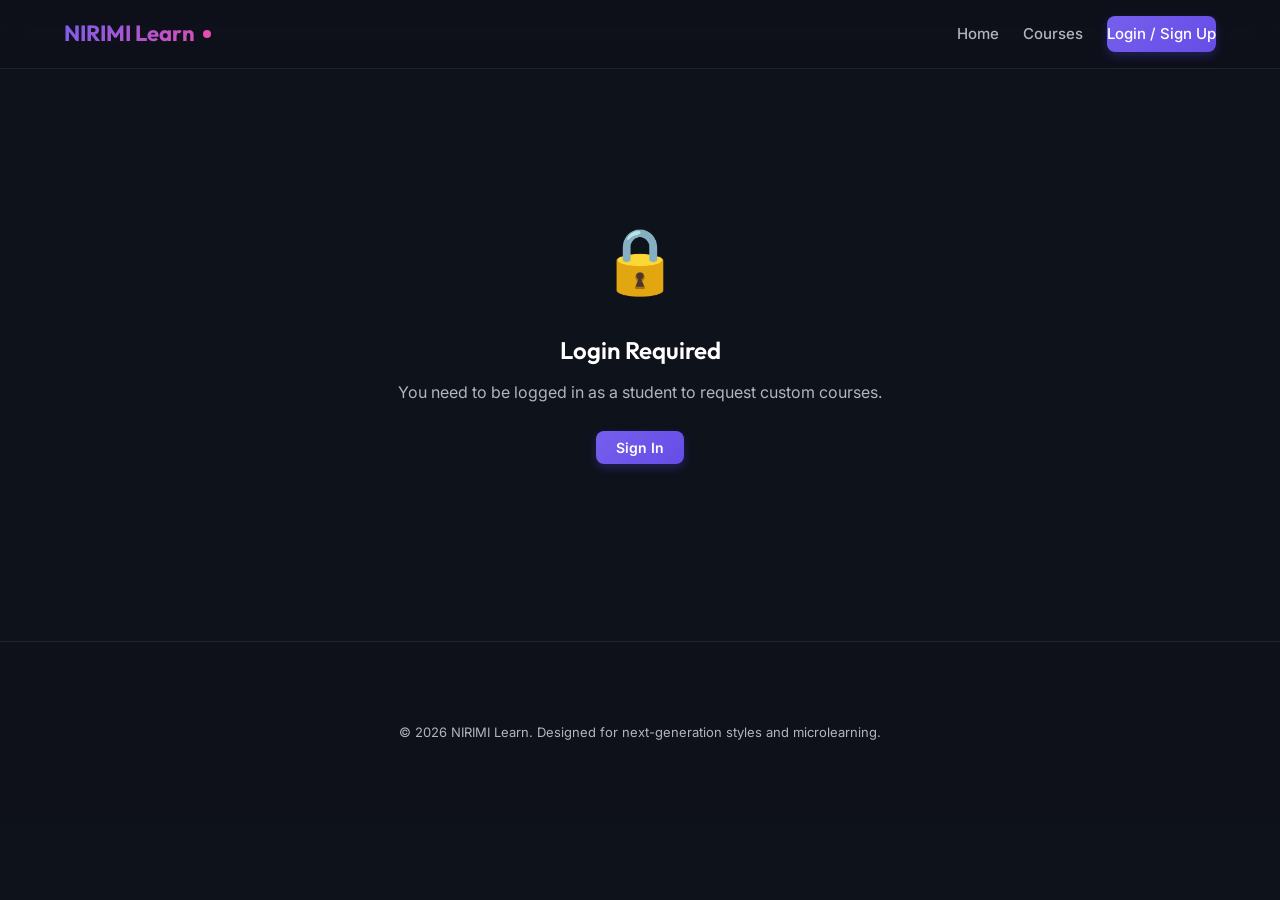
<file: request.html>
<!DOCTYPE html>
<html lang="en">
<head>
    <meta charset="UTF-8">
    <meta name="viewport" content="width=device-width, initial-scale=1.0">
    <title>NIRIMI Learn - Course Request</title>
    <link rel="stylesheet" href="style.css">
</head>
<body>

    <!-- NAVIGATION BAR -->
    <nav class="navbar">
        <a href="index.html" class="navbar-brand">
            NIRIMI Learn <span class="logo-dot"></span>
        </a>
        <div class="nav-links">
            <!-- Populated dynamically by db.js -->
        </div>
    </nav>

    <!-- MAIN FORM WRAPPER -->
    <div class="container">
        
        <!-- Auth check placeholder -->
        <div id="request-unauthorized" style="display: none; text-align: center; padding: 100px 20px;">
            <span style="font-size: 64px;">🔒</span>
            <h2 style="margin-top: 20px; margin-bottom: 10px;">Login Required</h2>
            <p style="color: var(--text-muted); margin-bottom: 30px;">You need to be logged in as a student to request custom courses.</p>
            <a href="login.html?redirect=request.html" class="nav-btn nav-btn-primary">Sign In</a>
        </div>

        <div id="request-workspace" style="display: none;">
            
            <div class="form-card" style="max-width: 600px; margin-top: 0;">
                <div class="form-header">
                    <h2>Request a New Course</h2>
                    <p>Can't find what you are looking for? Pitch your custom curriculum requirements to our instructors.</p>
                </div>

                <form id="course-request-form" onsubmit="handleRequestSubmit(event)">
                    <!-- Contact Group -->
                    <div class="form-group">
                        <label for="req-name">Your Full Name</label>
                        <input type="text" id="req-name" required placeholder="e.g. John Doe">
                    </div>

                    <div class="form-group-row">
                        <div class="form-group">
                            <label for="req-email">Email Address</label>
                            <input type="email" id="req-email" required placeholder="e.g. john@example.com">
                        </div>
                        <div class="form-group">
                            <label for="req-phone">Mobile Number</label>
                            <input type="tel" id="req-phone" required placeholder="e.g. +1234567890">
                        </div>
                    </div>

                    <!-- Gender Radio Option (From original coursework) -->
                    <div class="form-group">
                        <label>Gender</label>
                        <div style="display: flex; gap: 20px; padding: 10px 0;">
                            <label style="display: flex; align-items: center; gap: 6px; font-weight: 500; text-transform: none; cursor: pointer;">
                                <input type="radio" name="req-gender" value="Male" required checked style="width: auto; margin: 0;"> Male
                            </label>
                            <label style="display: flex; align-items: center; gap: 6px; font-weight: 500; text-transform: none; cursor: pointer;">
                                <input type="radio" name="req-gender" value="Female" style="width: auto; margin: 0;"> Female
                            </label>
                            <label style="display: flex; align-items: center; gap: 6px; font-weight: 500; text-transform: none; cursor: pointer;">
                                <input type="radio" name="req-gender" value="Other" style="width: auto; margin: 0;"> Other
                            </label>
                        </div>
                    </div>

                    <div style="border-top: 1px solid var(--border-color); margin-top: 24px; padding-top: 24px;">
                        <h4 style="margin-bottom: 16px; color: var(--primary);">Course Request Details</h4>
                    </div>

                    <!-- Course Title -->
                    <div class="form-group">
                        <label for="req-title">Proposed Course Title</label>
                        <input type="text" id="req-title" required placeholder="e.g. Introduction to Next.js">
                        <span style="font-size: 11px; color: var(--text-muted); display: block; margin-top: 4px;">Provide a descriptive title of the topic you want to learn.</span>
                    </div>

                    <!-- Course Category checkboxes (From original coursework) -->
                    <div class="form-group">
                        <label>Course Classification</label>
                        <div style="display: grid; grid-template-columns: 1fr 1fr; gap: 10px; padding: 6px 0;">
                            <label style="display: flex; align-items: center; gap: 8px; font-weight: 500; text-transform: none; cursor: pointer;">
                                <input type="checkbox" class="req-category" value="Technical" checked style="width: auto; margin: 0;"> Technical Code
                            </label>
                            <label style="display: flex; align-items: center; gap: 8px; font-weight: 500; text-transform: none; cursor: pointer;">
                                <input type="checkbox" class="req-category" value="Non-Technical" style="width: auto; margin: 0;"> Non-Technical Industry
                            </label>
                            <label style="display: flex; align-items: center; gap: 8px; font-weight: 500; text-transform: none; cursor: pointer;">
                                <input type="checkbox" class="req-category" value="Soft Skills" style="width: auto; margin: 0;"> Soft Communications
                            </label>
                            <label style="display: flex; align-items: center; gap: 8px; font-weight: 500; text-transform: none; cursor: pointer;">
                                <input type="checkbox" class="req-category" value="Micro Degree" style="width: auto; margin: 0;"> Full Micro Degree
                            </label>
                        </div>
                    </div>

                    <!-- Dropdown list related to (From original coursework) -->
                    <div class="form-group">
                        <label for="req-field">Primary Focus Area</label>
                        <select id="req-field" required>
                            <option value="Frontend">Frontend Web Design</option>
                            <option value="Backend">Backend Server Dev</option>
                            <option value="Full Stack">Full Stack Systems</option>
                            <option value="Data Analytics">Data Analytics & Metrics</option>
                            <option value="Other">Other Subjects</option>
                        </select>
                    </div>

                    <button type="submit" class="form-submit-btn">Submit Syllabus Request</button>
                </form>
            </div>

            <!-- PREVIOUS REQUEST TRACKER -->
            <div style="margin-top: 40px;">
                <h3 style="font-size: 20px; margin-bottom: 20px; display: flex; align-items: center; gap: 8px;">
                    <span>📋</span> My Requested Courses
                </h3>
                
                <div class="table-container">
                    <table id="requests-history-table">
                        <thead>
                            <tr>
                                <th>Subject Title</th>
                                <th>Category Tag</th>
                                <th>Field</th>
                                <th>Submitted Date</th>
                                <th>Status</th>
                            </tr>
                        </thead>
                        <tbody>
                            <!-- Loaded dynamically -->
                        </tbody>
                    </table>
                </div>
            </div>

        </div>
    </div>

    <!-- FOOTER -->
    <footer>
        <div class="container">
            <p>&copy; 2026 NIRIMI Learn. Designed for next-generation styles and microlearning.</p>
        </div>
    </footer>

    <!-- SCRIPTS -->
    <script src="assets/js/db.js"></script>
    <script>
        document.addEventListener("DOMContentLoaded", () => {
            const user = LMS_DB.getCurrentUser();

            if (!user || user.role !== "student") {
                document.getElementById("request-unauthorized").style.display = "block";
                return;
            }

            document.getElementById("request-workspace").style.display = "block";
            
            // Auto fill fields
            document.getElementById("req-name").value = user.username;
            document.getElementById("req-email").value = user.email || "";

            renderRequestsHistory();
        });

        function renderRequestsHistory() {
            const user = LMS_DB.getCurrentUser();
            const requests = LMS_DB.getRequests().filter(r => r.email === user.email);
            const tbody = document.querySelector("#requests-history-table tbody");

            if (requests.length === 0) {
                tbody.innerHTML = `
                    <tr>
                        <td colspan="5" style="text-align: center; padding: 30px; color: var(--text-muted);">
                            You haven't submitted any custom requests yet.
                        </td>
                    </tr>
                `;
                return;
            }

            tbody.innerHTML = requests.map(r => {
                return `
                    <tr>
                        <td style="color: #fff; font-weight: 500;">${r.courseName}</td>
                        <td>${r.category}</td>
                        <td>${r.field}</td>
                        <td>${r.date}</td>
                        <td><span class="status-badge ${r.status}">${r.status}</span></td>
                    </tr>
                `;
            }).join('');
        }

        function handleRequestSubmit(e) {
            e.preventDefault();

            const name = document.getElementById("req-name").value.trim();
            const email = document.getElementById("req-email").value.trim();
            const phone = document.getElementById("req-phone").value.trim();
            const gender = document.querySelector("input[name='req-gender']:checked").value;
            const title = document.getElementById("req-title").value.trim();
            const field = document.getElementById("req-field").value;

            // Get selected categories checkmark tags
            const catElements = document.querySelectorAll(".req-category:checked");
            const categories = Array.from(catElements).map(el => el.value).join(", ") || "General";

            const res = LMS_DB.submitCourseRequest(name, email, phone, gender, title, categories, field);
            
            if (res.success) {
                showToast("Request submitted successfully! Faculty will review it.", "success");
                document.getElementById("course-request-form").reset();
                
                // Keep credentials prefilled
                const user = LMS_DB.getCurrentUser();
                document.getElementById("req-name").value = user.username;
                document.getElementById("req-email").value = user.email || "";

                renderRequestsHistory();
            } else {
                showToast("Failed to submit request.", "error");
            }
        }
    </script>
</body>
</html>
</file>
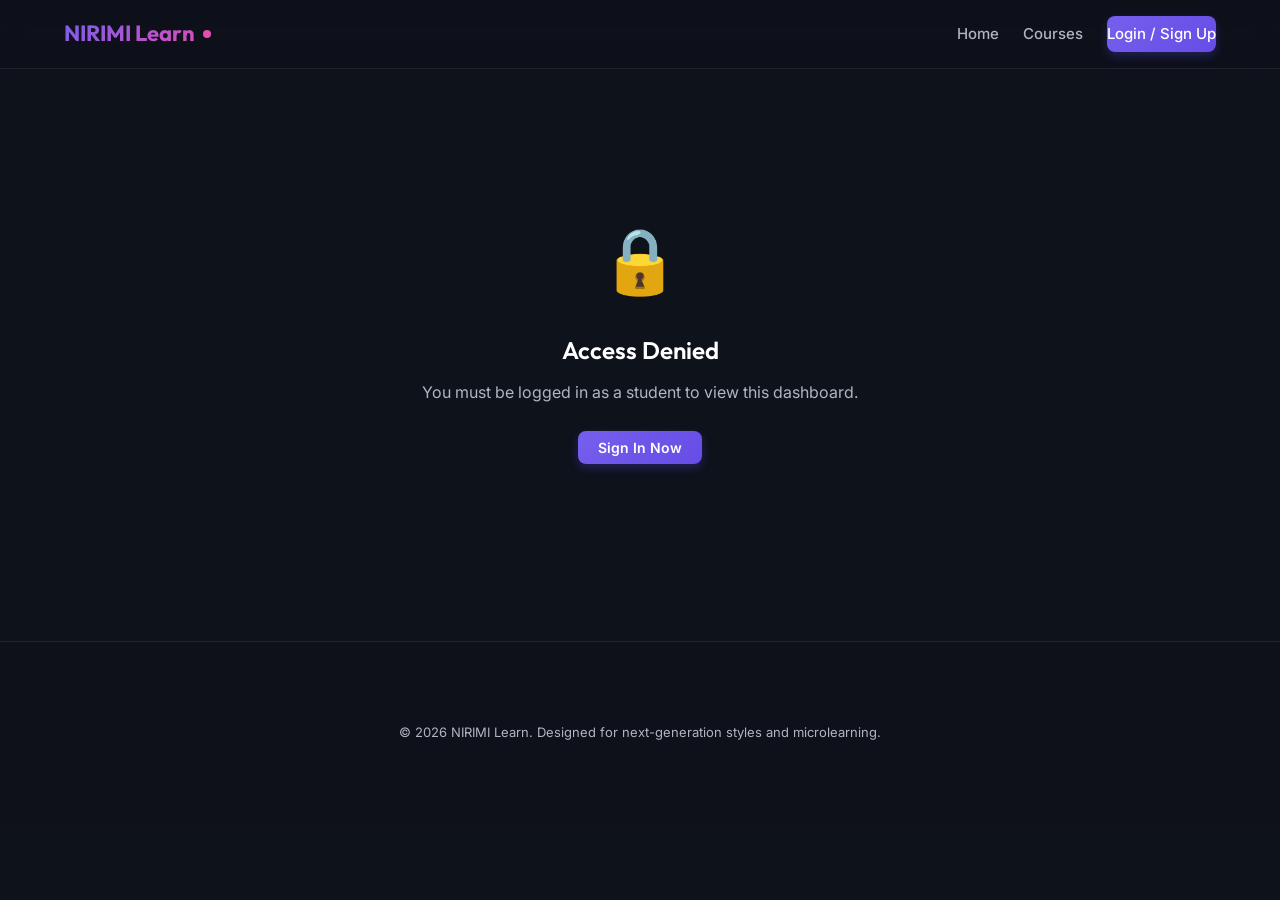
<file: students.html>
<!DOCTYPE html>
<html lang="en">
<head>
    <meta charset="UTF-8">
    <meta name="viewport" content="width=device-width, initial-scale=1.0">
    <title>NIRIMI Learn - Student Dashboard</title>
    <link rel="stylesheet" href="style.css">
</head>
<body>

    <!-- NAVIGATION BAR -->
    <nav class="navbar">
        <a href="index.html" class="navbar-brand">
            NIRIMI Learn <span class="logo-dot"></span>
        </a>
        <div class="nav-links">
            <!-- Populated dynamically by db.js -->
        </div>
    </nav>

    <!-- MAIN DASHBOARD CONTENT -->
    <div class="container">
        <!-- Auth check placeholder (will hide/show via script) -->
        <div id="unauthorized-message" style="display: none; text-align: center; padding: 100px 20px;">
            <span style="font-size: 64px;">🔒</span>
            <h2 style="margin-top: 20px; margin-bottom: 10px;">Access Denied</h2>
            <p style="color: var(--text-muted); margin-bottom: 30px;">You must be logged in as a student to view this dashboard.</p>
            <a href="login.html?redirect=students.html" class="nav-btn nav-btn-primary">Sign In Now</a>
        </div>

        <div id="dashboard-content" style="display: none;">
            
            <div class="section-header">
                <div>
                    <h1 class="section-title">My Learning Portal</h1>
                    <p style="color: var(--text-muted); font-size: 14px;">Review your registered courses, lesson checklists, and pick up where you left off.</p>
                </div>
            </div>

            <!-- DASHBOARD GRID: SIDEBAR & MAIN BODY -->
            <div class="dashboard-grid">
                
                <!-- SIDEBAR PROFILE BOX -->
                <aside class="dashboard-sidebar-profile">
                    <div class="profile-avatar" id="stud-avatar">S</div>
                    <h3 class="profile-name" id="stud-name">Student User</h3>
                    <p class="profile-role">Student Member</p>
                    
                    <div class="profile-stat-box">
                        <div>
                            <div class="profile-stat" id="stat-enrolled-count">0</div>
                            <div class="profile-stat-label">Courses</div>
                        </div>
                        <div>
                            <div class="profile-stat" id="stat-completed-count">0</div>
                            <div class="profile-stat-label">Finished</div>
                        </div>
                    </div>
                </aside>

                <!-- MAIN PANEL -->
                <main style="display: flex; flex-direction: column; gap: 30px;">
                    
                    <!-- ENROLLED COURSES SECTION -->
                    <div>
                        <h2 style="font-size: 22px; margin-bottom: 20px; display: flex; align-items: center; gap: 8px;">
                            <span>📖</span> Active Enrollments
                        </h2>
                        
                        <div id="enrolled-courses-list">
                            <!-- Populated dynamically -->
                        </div>
                    </div>

                    <!-- EXCLUSIVE FREE SECTION DISCOUNTS (From original coursework) -->
                    <div style="margin-top: 20px; border-top: 1px solid var(--border-color); padding-top: 30px;">
                        <div style="background: linear-gradient(135deg, rgba(79, 70, 229, 0.1), rgba(236, 72, 153, 0.1)); border: 1px dashed var(--primary); padding: 30px; border-radius: var(--radius-md);">
                            <h2 style="font-size: 20px; color: var(--primary); margin-bottom: 8px; display: flex; align-items: center; gap: 8px;">
                                <span>🎁</span> Special Offers for Section K23FK
                            </h2>
                            <p style="color: var(--text-muted); font-size: 14px; margin-bottom: 24px;">
                                Logged in students can enroll in the following courses instantly for FREE.
                            </p>

                            <div class="course-grid" id="exclusive-courses-grid" style="grid-template-columns: repeat(auto-fill, minmax(260px, 1fr)); gap: 20px;">
                                <!-- Loaded dynamically with free courses -->
                            </div>
                        </div>
                    </div>

                </main>

            </div>

        </div>
    </div>

    <!-- FOOTER -->
    <footer>
        <div class="container">
            <p>&copy; 2026 NIRIMI Learn. Designed for next-generation styles and microlearning.</p>
        </div>
    </footer>

    <!-- SCRIPTS -->
    <script src="assets/js/db.js"></script>
    <script>
        document.addEventListener("DOMContentLoaded", () => {
            const user = LMS_DB.getCurrentUser();
            
            // Redirect if not student
            if (!user || user.role !== "student") {
                document.getElementById("unauthorized-message").style.display = "block";
                return;
            }

            document.getElementById("dashboard-content").style.display = "block";
            
            // Set up profile badge
            document.getElementById("stud-name").textContent = user.username;
            document.getElementById("stud-avatar").textContent = user.username.charAt(0).toUpperCase();

            renderDashboardData();
        });

        function renderDashboardData() {
            const user = LMS_DB.getCurrentUser();
            const enrollments = LMS_DB.getStudentEnrollments(user.id);
            const listContainer = document.getElementById("enrolled-courses-list");
            
            // Update profile statistics
            document.getElementById("stat-enrolled-count").textContent = enrollments.length;
            const completedCount = enrollments.filter(e => e.progressPercent === 100).length;
            document.getElementById("stat-completed-count").textContent = completedCount;

            // Render Enrolled Courses
            if (enrollments.length === 0) {
                listContainer.innerHTML = `
                    <div style="background: var(--bg-surface); border: 1px solid var(--border-color); padding: 40px; border-radius: var(--radius-md); text-align: center;">
                        <span style="font-size: 40px; display: block; margin-bottom: 12px;">📚</span>
                        <h4 style="margin-bottom: 6px;">No Enrolled Courses</h4>
                        <p style="color: var(--text-muted); font-size: 14px; margin-bottom: 20px;">You haven't registered for any classes yet.</p>
                        <a href="courses.html" class="nav-btn nav-btn-primary">Browse Course Directory</a>
                    </div>
                `;
            } else {
                listContainer.innerHTML = enrollments.map(e => {
                    const course = e.courseDetails;
                    return `
                        <div class="enrolled-card">
                            <img src="${course.image}" alt="${course.title}" class="enrolled-img">
                            <div class="enrolled-info">
                                <h3 class="enrolled-title">${course.title}</h3>
                                <p style="color: var(--text-muted); font-size: 13px;">Instructor: <strong>${course.instructor}</strong></p>
                                
                                <div class="enrolled-progress-row">
                                    <div class="enrolled-progress-wrapper">
                                        <div class="progress-container">
                                            <div class="progress-bar" style="width: ${e.progressPercent}%"></div>
                                        </div>
                                    </div>
                                    <span style="font-size: 13px; font-weight: 600; min-width: 40px; text-align: right;">${e.progressPercent}%</span>
                                </div>
                            </div>
                            <a href="player.html?courseId=${course.id}" class="nav-btn nav-btn-primary" style="padding: 10px 24px; text-align: center;">
                                ${e.progressPercent === 0 ? "Start Course" : e.progressPercent === 100 ? "Review Course" : "Resume"}
                            </a>
                        </div>
                    `;
                }).join('');
            }

            // Render Exclusive Section Offers
            renderExclusiveOffers(enrollments.map(e => e.courseId));
        }

        function renderExclusiveOffers(enrolledIds) {
            const courses = LMS_DB.getCourses();
            const grid = document.getElementById("exclusive-courses-grid");

            // Filter courses not enrolled in
            const offerCourses = courses.filter(c => !enrolledIds.includes(c.id)).slice(0, 3);

            if (offerCourses.length === 0) {
                grid.parentElement.style.display = "none"; // Hide panel if student is enrolled in everything
                return;
            }

            grid.innerHTML = offerCourses.map(course => {
                return `
                    <div class="card" style="background: var(--bg-surface);">
                        <div class="card-img-container" style="height: 140px;">
                            <span class="card-tag" style="background: hsl(140, 70%, 15%); color: hsl(140, 80%, 75%); border-color: hsl(140, 70%, 25%);">FREE Offer</span>
                            <img src="${course.image}" alt="${course.title}">
                        </div>
                        <div class="card-body" style="padding: 16px;">
                            <h4 style="font-size: 16px; margin-bottom: 6px;">${course.title}</h4>
                            <p style="color: var(--text-muted); font-size: 12px; margin-bottom: 16px;">${course.instructor}</p>
                            <button class="card-action-btn" style="width: 100%; font-size: 12px;" onclick="claimFreeCourse('${course.id}')">Enroll Free</button>
                        </div>
                    </div>
                `;
            }).join('');
        }

        function claimFreeCourse(courseId) {
            const user = LMS_DB.getCurrentUser();
            const res = LMS_DB.enrollStudent(user.id, courseId);
            if (res.success) {
                showToast("Enrolled in free section offer successfully!", "success");
                renderDashboardData();
            } else {
                showToast(res.message, "error");
            }
        }
    </script>
</body>
</html>
</file>
<file: style.css>
@import url('https://fonts.googleapis.com/css2?family=Outfit:wght@300;400;500;600;700&family=Inter:wght@300;400;500;600&display=swap');

:root {
    --primary: hsl(250, 80%, 65%);
    --primary-hover: hsl(250, 80%, 72%);
    --accent: hsl(320, 75%, 60%);
    --accent-hover: hsl(320, 75%, 68%);
    --bg-dark: hsl(220, 30%, 8%);
    --bg-surface: hsl(220, 25%, 12%);
    --bg-card: hsla(220, 25%, 16%, 0.6);
    --bg-input: hsl(220, 25%, 10%);
    --text-main: hsl(0, 0%, 96%);
    --text-muted: hsl(220, 10%, 72%);
    --border-color: hsla(220, 10%, 70%, 0.12);
    --border-hover: hsla(220, 80%, 70%, 0.3);
    --font-title: 'Outfit', sans-serif;
    --font-body: 'Inter', sans-serif;
    
    --radius-sm: 8px;
    --radius-md: 16px;
    --radius-lg: 24px;
    
    --shadow-sm: 0 4px 6px -1px rgba(0, 0, 0, 0.15);
    --shadow-md: 0 10px 15px -3px rgba(0, 0, 0, 0.35);
    --shadow-lg: 0 20px 25px -5px rgba(0, 0, 0, 0.55);
}

* {
    box-sizing: border-box;
    margin: 0;
    padding: 0;
    font-family: var(--font-body);
}

body {
    background-color: var(--bg-dark);
    color: var(--text-main);
    line-height: 1.6;
    overflow-x: hidden;
}

h1, h2, h3, h4, h5, h6 {
    font-family: var(--font-title);
    font-weight: 600;
    color: #fff;
}

/* NAVBAR STYLE */
header {
    display: none; /* remove redundant header banner */
}

.navbar {
    display: flex;
    justify-content: space-between;
    align-items: center;
    background: rgba(15, 17, 26, 0.85);
    backdrop-filter: blur(14px);
    -webkit-backdrop-filter: blur(14px);
    border-bottom: 1px solid var(--border-color);
    padding: 16px 5%;
    position: sticky;
    top: 0;
    z-index: 1000;
    width: 100%;
}

.navbar-brand {
    display: flex;
    align-items: center;
    text-decoration: none;
    font-family: var(--font-title);
    font-size: 22px;
    font-weight: 700;
    background: linear-gradient(135deg, var(--primary), var(--accent));
    -webkit-background-clip: text;
    -webkit-text-fill-color: transparent;
    gap: 8px;
}

.navbar-brand .logo-dot {
    width: 8px;
    height: 8px;
    background: var(--accent);
    border-radius: 50%;
    display: inline-block;
}

.nav-links {
    display: flex;
    align-items: center;
    gap: 24px;
}

.nav-links a {
    color: var(--text-muted);
    text-decoration: none;
    font-size: 15px;
    font-weight: 500;
    transition: color 0.25s ease;
    padding: 6px 0;
    position: relative;
}

.nav-links a:hover {
    color: var(--text-main);
}

.nav-links a::after {
    content: '';
    position: absolute;
    width: 0;
    height: 2px;
    bottom: 0;
    left: 0;
    background-color: var(--primary);
    transition: width 0.25s ease;
}

.nav-links a:hover::after {
    width: 100%;
}

.nav-btn {
    padding: 8px 20px;
    border-radius: var(--radius-sm);
    text-decoration: none;
    font-weight: 600;
    font-size: 14px;
    transition: all 0.25s ease;
    cursor: pointer;
}

.nav-btn-primary {
    background: linear-gradient(135deg, var(--primary), hsl(250, 75%, 60%));
    color: #fff !important;
    border: none;
    box-shadow: 0 4px 10px rgba(79, 70, 229, 0.3);
}

.nav-btn-primary:hover {
    transform: translateY(-2px);
    box-shadow: 0 6px 14px rgba(79, 70, 229, 0.4);
    background: linear-gradient(135deg, var(--primary-hover), hsl(250, 75%, 68%));
}

.nav-btn-outline {
    border: 1px solid var(--border-color);
    color: var(--text-main) !important;
    background: transparent;
}

.nav-btn-outline:hover {
    background: rgba(255, 255, 255, 0.05);
    border-color: var(--text-muted);
}

.navbar-user-badge {
    font-size: 14px;
    color: var(--text-muted);
    border-right: 1px solid var(--border-color);
    padding-right: 16px;
    margin-right: 8px;
}

.mobile-menu-btn {
    display: none;
    background: none;
    border: none;
    cursor: pointer;
    flex-direction: column;
    gap: 6px;
}

.mobile-menu-btn span {
    display: block;
    width: 24px;
    height: 2px;
    background-color: var(--text-main);
    transition: all 0.3s ease;
}

/* MAIN CONTAINER UTILITIES */
.container {
    max-width: 1200px;
    margin: 40px auto;
    padding: 0 24px;
}

.hero-section {
    text-align: center;
    padding: 80px 24px;
    background: radial-gradient(circle at top, rgba(79, 70, 229, 0.15) 0%, transparent 60%);
    border-radius: var(--radius-lg);
    margin-bottom: 40px;
}

.hero-tag {
    display: inline-block;
    background: rgba(255, 255, 255, 0.05);
    border: 1px solid var(--border-color);
    color: var(--primary);
    padding: 6px 16px;
    border-radius: 50px;
    font-size: 14px;
    font-weight: 600;
    margin-bottom: 20px;
}

.hero-title {
    font-size: 48px;
    line-height: 1.2;
    margin-bottom: 20px;
    background: linear-gradient(135deg, #fff 30%, var(--text-muted) 100%);
    -webkit-background-clip: text;
    -webkit-text-fill-color: transparent;
}

.hero-subtitle {
    font-size: 18px;
    color: var(--text-muted);
    max-width: 600px;
    margin: 0 auto 30px;
}

/* CAROUSEL / SLIDESHOW SYSTEM */
.slideshow-container {
    position: relative;
    max-width: 1000px;
    height: 400px;
    margin: 40px auto;
    border-radius: var(--radius-lg);
    overflow: hidden;
    box-shadow: var(--shadow-lg);
    border: 1px solid var(--border-color);
}

.mySlides {
    display: none;
    position: relative;
    width: 100%;
    height: 100%;
    animation: fadeEffect 0.8s ease;
}

.slide-image-wrapper {
    position: absolute;
    width: 100%;
    height: 100%;
    background-size: cover;
    background-position: center;
    filter: brightness(0.45);
}

.slide-content {
    position: absolute;
    bottom: 0;
    left: 0;
    right: 0;
    padding: 40px 6%;
    background: linear-gradient(to top, rgba(15, 17, 26, 0.95) 0%, rgba(15, 17, 26, 0) 100%);
    color: #fff;
    z-index: 10;
}

.slide-category {
    font-size: 12px;
    font-weight: 700;
    color: var(--accent);
    text-transform: uppercase;
    letter-spacing: 1.5px;
    margin-bottom: 8px;
}

.slide-title {
    font-size: 28px;
    margin-bottom: 12px;
}

.slide-desc {
    font-size: 15px;
    color: var(--text-muted);
    max-width: 700px;
    margin-bottom: 20px;
}

.slide-btn {
    display: inline-block;
    padding: 10px 24px;
    background: var(--primary);
    color: #fff;
    text-decoration: none;
    border-radius: var(--radius-sm);
    font-weight: 600;
    font-size: 14px;
    transition: background-color 0.25s;
}

.slide-btn:hover {
    background: var(--primary-hover);
}

.prev, .next {
    cursor: pointer;
    position: absolute;
    top: 50%;
    transform: translateY(-50%);
    width: 44px;
    height: 44px;
    display: flex;
    align-items: center;
    justify-content: center;
    color: white;
    font-weight: bold;
    font-size: 20px;
    border-radius: 50%;
    background: rgba(255, 255, 255, 0.08);
    backdrop-filter: blur(4px);
    transition: 0.3s ease;
    user-select: none;
    z-index: 15;
    border: 1px solid rgba(255,255,255,0.05);
}

.next {
    right: 20px;
}

.prev {
    left: 20px;
}

.prev:hover, .next:hover {
    background: rgba(255, 255, 255, 0.2);
}

/* COURSE CARD GRID */
.section-header {
    display: flex;
    justify-content: space-between;
    align-items: flex-end;
    margin-bottom: 30px;
    border-bottom: 1px solid var(--border-color);
    padding-bottom: 16px;
}

.section-title {
    font-size: 28px;
}

.course-grid {
    display: grid;
    grid-template-columns: repeat(auto-fill, minmax(320px, 1fr));
    gap: 30px;
    margin-bottom: 40px;
}

.card {
    background: var(--bg-card);
    backdrop-filter: blur(10px);
    -webkit-backdrop-filter: blur(10px);
    border: 1px solid var(--border-color);
    border-radius: var(--radius-md);
    overflow: hidden;
    transition: all 0.3s cubic-bezier(0.25, 0.8, 0.25, 1);
    display: flex;
    flex-direction: column;
}

.card:hover {
    transform: translateY(-8px);
    border-color: var(--border-hover);
    box-shadow: var(--shadow-lg), 0 0 20px rgba(99, 102, 241, 0.15);
}

.card-img-container {
    height: 180px;
    overflow: hidden;
    position: relative;
    background: var(--bg-surface);
}

.card-img-container img {
    width: 100%;
    height: 100%;
    object-fit: cover;
    transition: transform 0.5s ease;
}

.card:hover .card-img-container img {
    transform: scale(1.05);
}

.card-tag {
    position: absolute;
    top: 12px;
    left: 12px;
    background: rgba(15, 17, 26, 0.85);
    backdrop-filter: blur(4px);
    border: 1px solid var(--border-color);
    color: var(--primary);
    padding: 4px 10px;
    border-radius: 4px;
    font-size: 11px;
    font-weight: 700;
    text-transform: uppercase;
}

.card-body {
    padding: 24px;
    flex-grow: 1;
    display: flex;
    flex-direction: column;
}

.card-title {
    font-size: 20px;
    margin-bottom: 10px;
    line-height: 1.4;
}

.card-desc {
    font-size: 14px;
    color: var(--text-muted);
    margin-bottom: 20px;
    flex-grow: 1;
    display: -webkit-box;
    -webkit-line-clamp: 3;
    -webkit-box-orient: vertical;
    overflow: hidden;
}

.card-footer {
    display: flex;
    justify-content: space-between;
    align-items: center;
    border-top: 1px solid var(--border-color);
    padding-top: 16px;
    margin-top: auto;
}

.card-instructor {
    font-size: 13px;
    color: var(--text-muted);
}

.card-action-btn {
    background: var(--primary);
    color: #fff;
    border: none;
    padding: 8px 16px;
    border-radius: var(--radius-sm);
    font-size: 13px;
    font-weight: 600;
    cursor: pointer;
    text-decoration: none;
    transition: background-color 0.2s;
    text-align: center;
}

.card-action-btn:hover {
    background: var(--primary-hover);
}

.card-action-btn-outline {
    background: transparent;
    border: 1px solid var(--primary);
    color: var(--primary);
}

.card-action-btn-outline:hover {
    background: rgba(99, 102, 241, 0.1);
}

/* SEARCH & FILTER CONTROLS */
.controls-row {
    display: flex;
    justify-content: space-between;
    align-items: center;
    gap: 20px;
    margin-bottom: 30px;
    flex-wrap: wrap;
}

.search-box {
    position: relative;
    max-width: 400px;
    width: 100%;
}

.search-box input {
    width: 100%;
    padding: 12px 16px 12px 40px;
    background: var(--bg-surface);
    border: 1px solid var(--border-color);
    border-radius: var(--radius-sm);
    color: #fff;
    font-size: 14px;
    transition: all 0.2s;
}

.search-box input:focus {
    outline: none;
    border-color: var(--primary);
    box-shadow: 0 0 0 2px rgba(99, 102, 241, 0.2);
}

.search-box::before {
    content: '🔍';
    position: absolute;
    left: 14px;
    top: 50%;
    transform: translateY(-50%);
    font-size: 14px;
    color: var(--text-muted);
}

.filter-group {
    display: flex;
    gap: 10px;
    flex-wrap: wrap;
}

.filter-btn {
    background: var(--bg-surface);
    border: 1px solid var(--border-color);
    color: var(--text-muted);
    padding: 8px 16px;
    border-radius: 50px;
    font-size: 13px;
    font-weight: 600;
    cursor: pointer;
    transition: all 0.2s;
}

.filter-btn:hover {
    border-color: var(--text-main);
    color: #fff;
}

.filter-btn.active {
    background: var(--primary);
    border-color: var(--primary);
    color: #fff;
}

/* MODERN FORMS (LOGIN / SIGNUP / REQUEST) */
.form-card {
    background: var(--bg-card);
    backdrop-filter: blur(10px);
    border: 1px solid var(--border-color);
    border-radius: var(--radius-md);
    padding: 40px;
    max-width: 500px;
    width: 100%;
    margin: 40px auto;
    box-shadow: var(--shadow-lg);
}

.form-header {
    text-align: center;
    margin-bottom: 30px;
}

.form-header h2 {
    font-size: 28px;
    margin-bottom: 8px;
}

.form-header p {
    color: var(--text-muted);
    font-size: 14px;
}

.form-toggle-tabs {
    display: flex;
    background: var(--bg-surface);
    padding: 4px;
    border-radius: var(--radius-sm);
    margin-bottom: 24px;
    border: 1px solid var(--border-color);
}

.form-tab {
    flex: 1;
    text-align: center;
    padding: 10px;
    font-size: 14px;
    font-weight: 600;
    color: var(--text-muted);
    cursor: pointer;
    border-radius: 4px;
    transition: all 0.2s;
}

.form-tab.active {
    background: var(--bg-card);
    color: #fff;
    box-shadow: var(--shadow-sm);
}

.form-group {
    margin-bottom: 20px;
}

.form-group label {
    display: block;
    font-size: 13px;
    font-weight: 600;
    color: var(--text-muted);
    margin-bottom: 8px;
    text-transform: uppercase;
    letter-spacing: 0.5px;
}

.form-group input, .form-group select, .form-group textarea {
    width: 100%;
    padding: 12px 16px;
    background: var(--bg-input);
    border: 1px solid var(--border-color);
    border-radius: var(--radius-sm);
    color: #fff;
    font-size: 14px;
    transition: all 0.2s;
}

.form-group input:focus, .form-group select:focus, .form-group textarea:focus {
    outline: none;
    border-color: var(--primary);
    box-shadow: 0 0 0 2px rgba(99, 102, 241, 0.2);
}

.form-group-row {
    display: grid;
    grid-template-columns: 1fr 1fr;
    gap: 16px;
}

.form-submit-btn {
    width: 100%;
    padding: 14px;
    background: linear-gradient(135deg, var(--primary), hsl(250, 75%, 60%));
    border: none;
    color: white;
    font-weight: 700;
    font-size: 15px;
    border-radius: var(--radius-sm);
    cursor: pointer;
    box-shadow: 0 4px 10px rgba(79, 70, 229, 0.3);
    transition: all 0.2s;
}

.form-submit-btn:hover {
    transform: translateY(-2px);
    box-shadow: 0 6px 14px rgba(79, 70, 229, 0.45);
}

.form-footer-link {
    text-align: center;
    margin-top: 20px;
    font-size: 14px;
    color: var(--text-muted);
}

.form-footer-link a {
    color: var(--primary);
    text-decoration: none;
    font-weight: 600;
}

.form-footer-link a:hover {
    text-decoration: underline;
}

/* COURSE PLAYER PAGE (`player.html`) */
.player-layout {
    display: grid;
    grid-template-columns: 1fr 340px;
    gap: 30px;
    margin-top: 30px;
    min-height: calc(100vh - 120px);
}

@media (max-width: 992px) {
    .player-layout {
        grid-template-columns: 1fr;
    }
}

.player-main-column {
    display: flex;
    flex-direction: column;
    gap: 24px;
}

.video-container {
    position: relative;
    padding-bottom: 56.25%; /* 16:9 ratio */
    height: 0;
    overflow: hidden;
    border-radius: var(--radius-md);
    box-shadow: var(--shadow-lg);
    border: 1px solid var(--border-color);
    background: #000;
}

.video-container iframe {
    position: absolute;
    top: 0;
    left: 0;
    width: 100%;
    height: 100%;
    border: none;
}

.player-details-card {
    background: var(--bg-card);
    border: 1px solid var(--border-color);
    border-radius: var(--radius-md);
    padding: 30px;
}

.player-header-row {
    display: flex;
    justify-content: space-between;
    align-items: center;
    flex-wrap: wrap;
    gap: 16px;
    margin-bottom: 16px;
}

.player-course-title {
    font-size: 24px;
}

.lesson-mark-completed-btn {
    display: flex;
    align-items: center;
    gap: 8px;
    padding: 10px 20px;
    background: var(--bg-surface);
    border: 1px solid var(--border-color);
    color: #fff;
    border-radius: var(--radius-sm);
    font-weight: 600;
    cursor: pointer;
    transition: all 0.2s;
}

.lesson-mark-completed-btn.completed {
    background: hsl(140, 60%, 25%);
    border-color: hsl(140, 60%, 40%);
    color: hsl(140, 80%, 85%);
}

.lesson-mark-completed-btn:hover {
    border-color: var(--primary);
}

.player-sidebar-column {
    background: var(--bg-card);
    border: 1px solid var(--border-color);
    border-radius: var(--radius-md);
    display: flex;
    flex-direction: column;
    height: fit-content;
    max-height: 80vh;
    position: sticky;
    top: 100px;
    overflow-y: auto;
}

.sidebar-header {
    padding: 20px;
    border-bottom: 1px solid var(--border-color);
}

.sidebar-header h3 {
    font-size: 18px;
    margin-bottom: 8px;
}

.progress-container {
    background: var(--bg-surface);
    height: 8px;
    border-radius: 4px;
    width: 100%;
    overflow: hidden;
}

.progress-bar {
    background: linear-gradient(90deg, var(--primary), var(--accent));
    height: 100%;
    width: 0%;
    transition: width 0.4s ease;
}

.progress-text {
    font-size: 12px;
    color: var(--text-muted);
    text-align: right;
    margin-top: 6px;
    display: block;
}

.lessons-list {
    list-style: none;
    padding: 10px;
}

.lesson-item {
    display: flex;
    align-items: center;
    padding: 12px 16px;
    border-radius: var(--radius-sm);
    cursor: pointer;
    margin-bottom: 6px;
    transition: all 0.2s;
    gap: 12px;
}

.lesson-item:hover {
    background: rgba(255, 255, 255, 0.04);
}

.lesson-item.active {
    background: rgba(99, 102, 241, 0.15);
    border-left: 3px solid var(--primary);
}

.lesson-status-icon {
    font-size: 14px;
}

.lesson-status-icon.completed {
    color: hsl(140, 70%, 50%);
}

.lesson-status-icon.pending {
    color: var(--text-muted);
}

.lesson-info {
    flex-grow: 1;
}

.lesson-item-title {
    font-size: 14px;
    color: var(--text-main);
    font-weight: 500;
}

.lesson-item-duration {
    font-size: 11px;
    color: var(--text-muted);
}

/* STUDENT DASHBOARD / DOCK PANEL */
.dashboard-grid {
    display: grid;
    grid-template-columns: 240px 1fr;
    gap: 40px;
}

@media (max-width: 768px) {
    .dashboard-grid {
        grid-template-columns: 1fr;
    }
}

.dashboard-sidebar-profile {
    background: var(--bg-card);
    border: 1px solid var(--border-color);
    border-radius: var(--radius-md);
    padding: 30px 20px;
    text-align: center;
    height: fit-content;
}

.profile-avatar {
    width: 80px;
    height: 80px;
    border-radius: 50%;
    background: linear-gradient(135deg, var(--primary), var(--accent));
    margin: 0 auto 16px;
    display: flex;
    align-items: center;
    justify-content: center;
    font-size: 32px;
    color: white;
    font-weight: bold;
    font-family: var(--font-title);
}

.profile-name {
    font-size: 20px;
    margin-bottom: 4px;
}

.profile-role {
    font-size: 12px;
    text-transform: uppercase;
    letter-spacing: 1px;
    color: var(--primary);
    font-weight: 700;
    margin-bottom: 20px;
}

.profile-stat-box {
    border-top: 1px solid var(--border-color);
    padding-top: 16px;
    margin-top: 16px;
    display: grid;
    grid-template-columns: 1fr 1fr;
    gap: 10px;
}

.profile-stat {
    font-size: 18px;
    font-weight: 700;
}

.profile-stat-label {
    font-size: 11px;
    color: var(--text-muted);
}

/* ENROLLED COURSE DASHBOARD CARDS */
.enrolled-card {
    display: flex;
    background: var(--bg-card);
    border: 1px solid var(--border-color);
    border-radius: var(--radius-md);
    padding: 20px;
    margin-bottom: 20px;
    gap: 24px;
    align-items: center;
    transition: border-color 0.2s;
}

.enrolled-card:hover {
    border-color: var(--border-hover);
}

.enrolled-img {
    width: 140px;
    height: 100px;
    border-radius: var(--radius-sm);
    object-fit: cover;
}

@media (max-width: 576px) {
    .enrolled-card {
        flex-direction: column;
        align-items: flex-start;
    }
    .enrolled-img {
        width: 100%;
        height: 140px;
    }
}

.enrolled-info {
    flex-grow: 1;
}

.enrolled-title {
    font-size: 18px;
    margin-bottom: 6px;
}

.enrolled-progress-row {
    display: flex;
    align-items: center;
    gap: 16px;
    margin-top: 12px;
    max-width: 400px;
}

.enrolled-progress-wrapper {
    flex-grow: 1;
}

/* TABLE STYLING FOR REQUESTS & ANALYTICS */
.table-container {
    background: var(--bg-card);
    border: 1px solid var(--border-color);
    border-radius: var(--radius-md);
    overflow: hidden;
    margin-bottom: 40px;
}

table {
    width: 100%;
    border-collapse: collapse;
    text-align: left;
}

th {
    background: var(--bg-surface);
    color: var(--text-main);
    font-family: var(--font-title);
    padding: 16px 20px;
    font-size: 14px;
    font-weight: 600;
}

td {
    padding: 16px 20px;
    border-top: 1px solid var(--border-color);
    font-size: 14px;
    color: var(--text-muted);
}

tr:hover td {
    background: rgba(255, 255, 255, 0.02);
}

.status-badge {
    padding: 4px 10px;
    border-radius: 4px;
    font-size: 11px;
    font-weight: 700;
    text-transform: uppercase;
}

.status-badge.pending {
    background: rgba(245, 158, 11, 0.15);
    color: hsl(40, 90%, 50%);
}

.status-badge.approved {
    background: rgba(16, 185, 129, 0.15);
    color: hsl(160, 80%, 45%);
}

/* INSTRUCTOR DOCK ADD COURSE DOCK */
.instructor-add-course-container {
    background: var(--bg-card);
    border: 1px solid var(--border-color);
    border-radius: var(--radius-md);
    padding: 30px;
    margin-bottom: 40px;
}

.dynamic-lessons-wrapper {
    border-top: 1px solid var(--border-color);
    padding-top: 20px;
    margin-top: 20px;
}

.dynamic-lesson-row {
    display: grid;
    grid-template-columns: 2fr 3fr 1fr;
    gap: 12px;
    margin-bottom: 12px;
}

.add-lesson-btn {
    background: transparent;
    border: 1.5px dashed var(--primary);
    color: var(--primary);
    padding: 10px;
    text-align: center;
    border-radius: var(--radius-sm);
    cursor: pointer;
    font-weight: 600;
    margin-bottom: 20px;
    transition: all 0.2s;
}

.add-lesson-btn:hover {
    background: rgba(99, 102, 241, 0.08);
}

/* TOAST STYLING */
#toast-container {
    position: fixed;
    top: 24px;
    right: 24px;
    z-index: 9999;
    display: flex;
    flex-direction: column;
    gap: 12px;
}

.toast {
    background: rgba(20, 22, 33, 0.95);
    backdrop-filter: blur(8px);
    border-left: 4px solid var(--primary);
    box-shadow: var(--shadow-lg);
    padding: 14px 20px;
    border-radius: var(--radius-sm);
    color: #fff;
    font-size: 14px;
    display: flex;
    align-items: center;
    justify-content: space-between;
    gap: 16px;
    min-width: 300px;
    animation: toastSlideIn 0.3s cubic-bezier(0.18, 0.89, 0.32, 1.28) forwards;
}

.toast-success { border-left-color: hsl(140, 70%, 50%); }
.toast-error { border-left-color: hsl(0, 70%, 50%); }
.toast-info { border-left-color: var(--primary); }

.toast-close {
    cursor: pointer;
    font-size: 18px;
    color: var(--text-muted);
}

.toast-close:hover {
    color: #fff;
}

/* ANIMATIONS */
@keyframes fadeEffect {
    from { opacity: 0; }
    to { opacity: 1; }
}

@keyframes toastSlideIn {
    from {
        transform: translateY(-20px) scale(0.9);
        opacity: 0;
    }
    to {
        transform: translateY(0) scale(1);
        opacity: 1;
    }
}

/* FOOTER */
footer {
    border-top: 1px solid var(--border-color);
    padding: 40px 0;
    text-align: center;
    color: var(--text-muted);
    font-size: 13px;
    margin-top: 80px;
    background: rgba(15, 17, 26, 0.4);
}

/* MOBILE MEDIA RESPONSIVENESS */
@media (max-width: 768px) {
    .navbar {
        padding: 16px 20px;
    }
    .mobile-menu-btn {
        display: flex;
    }
    .nav-links {
        display: none;
        flex-direction: column;
        position: absolute;
        top: 100%;
        left: 0;
        right: 0;
        background: hsl(220, 25%, 12%);
        border-bottom: 1px solid var(--border-color);
        padding: 24px;
        gap: 16px;
        box-shadow: var(--shadow-lg);
    }
    .nav-links.active {
        display: flex;
    }
    .hero-title {
        font-size: 32px;
    }
    .slideshow-container {
        height: 280px;
    }
    .slide-title {
        font-size: 20px;
    }
}
</file>
